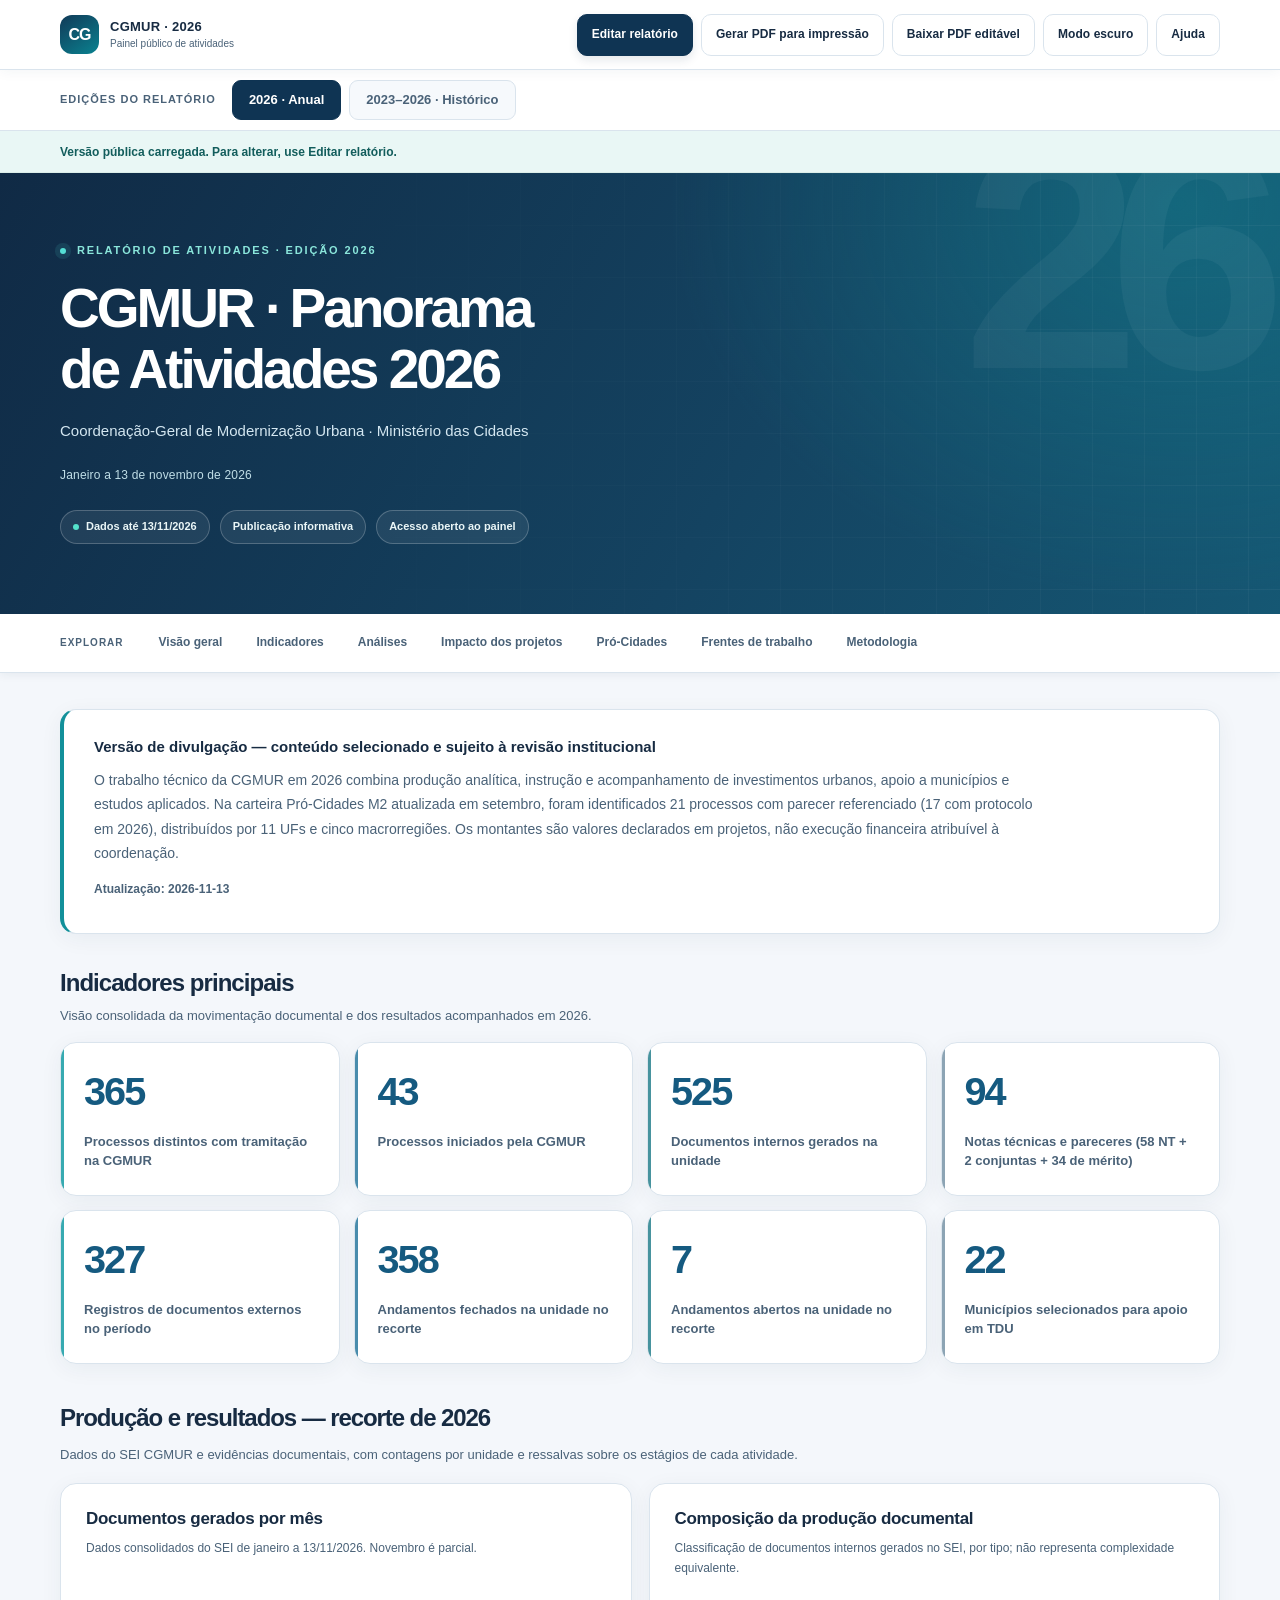
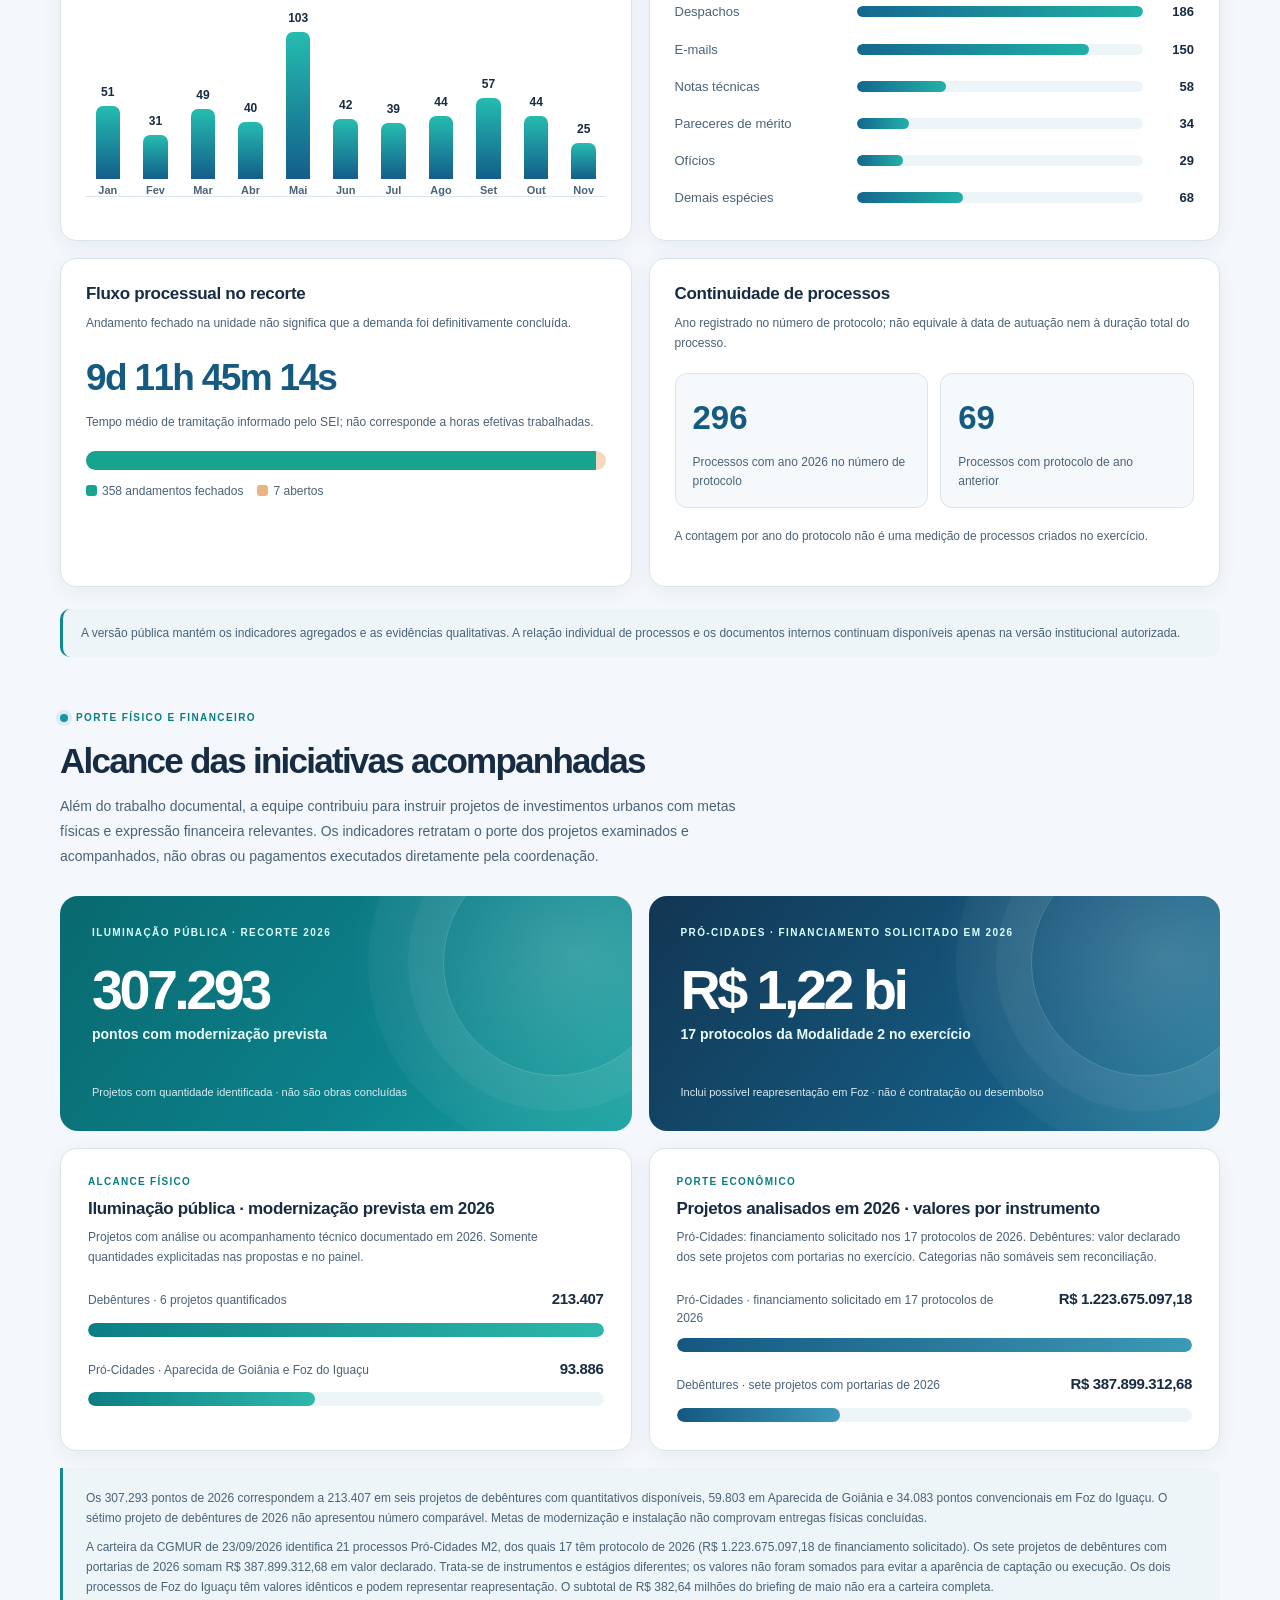
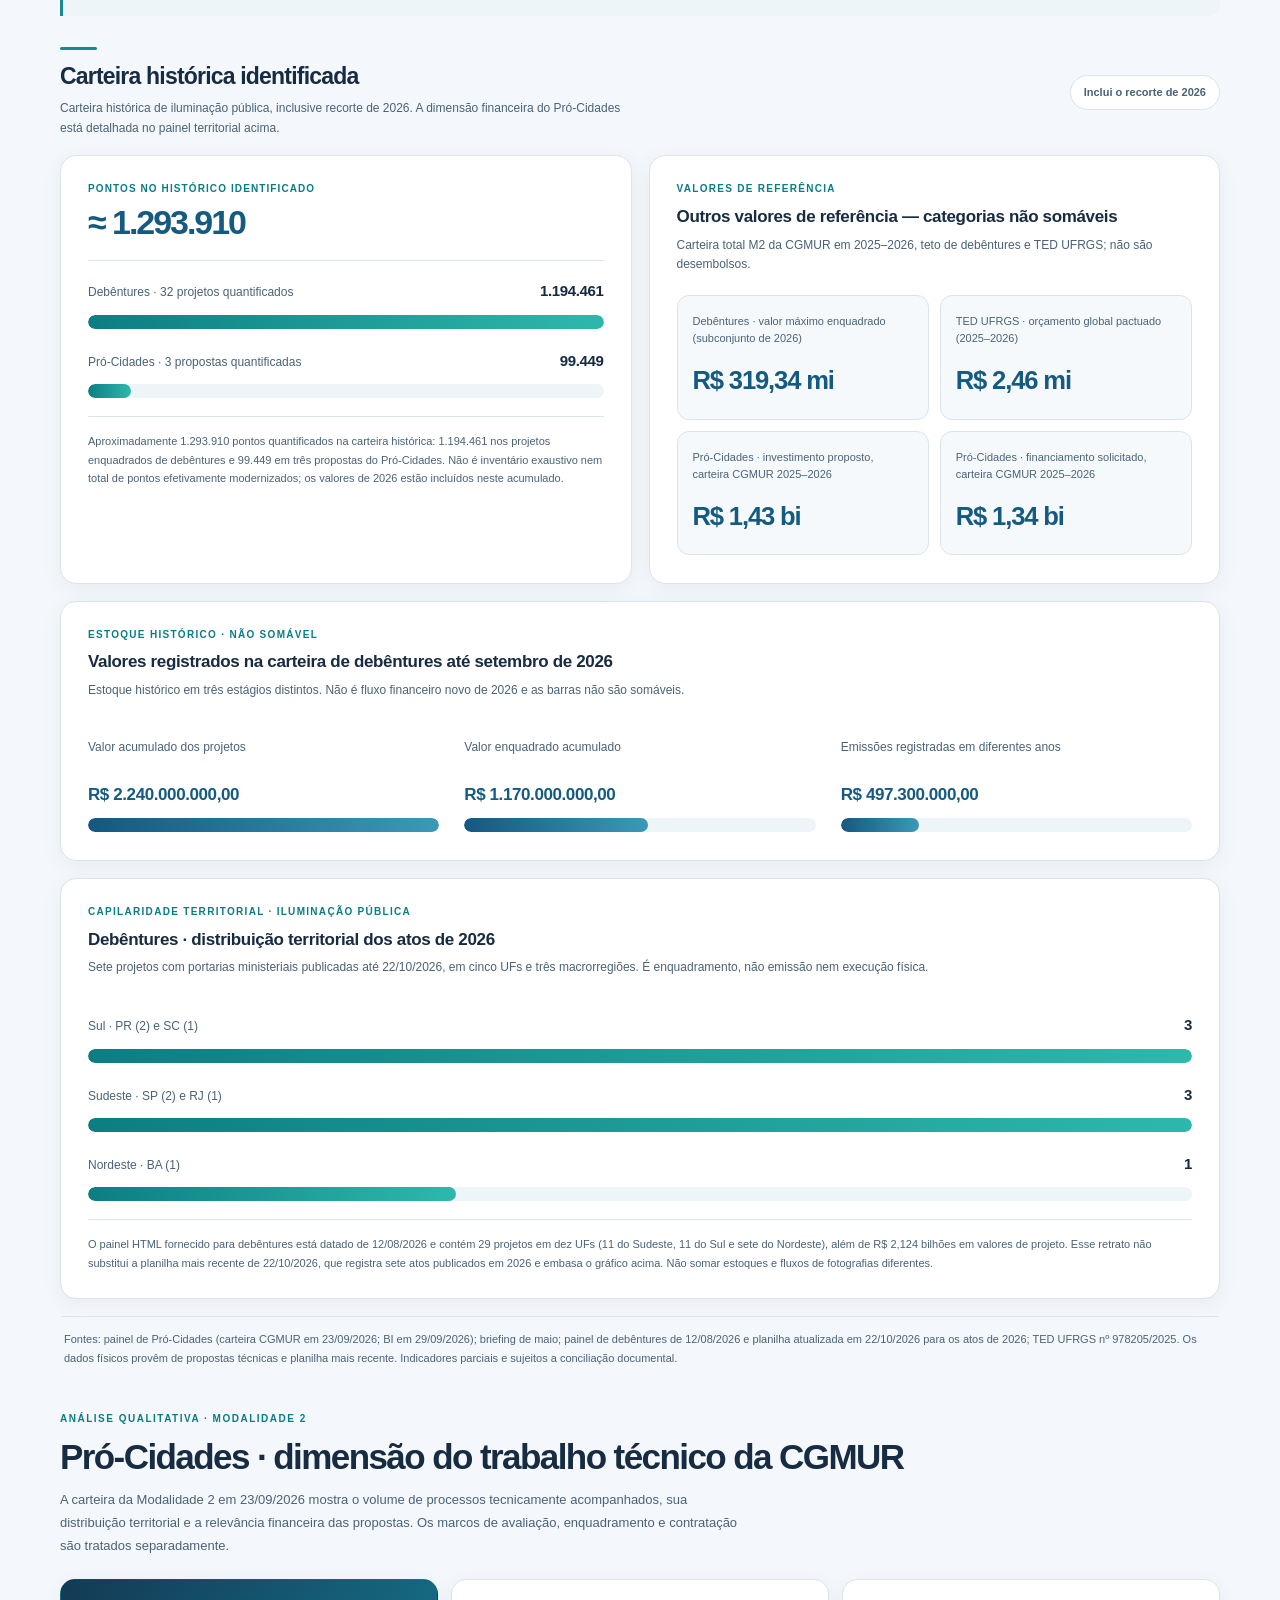
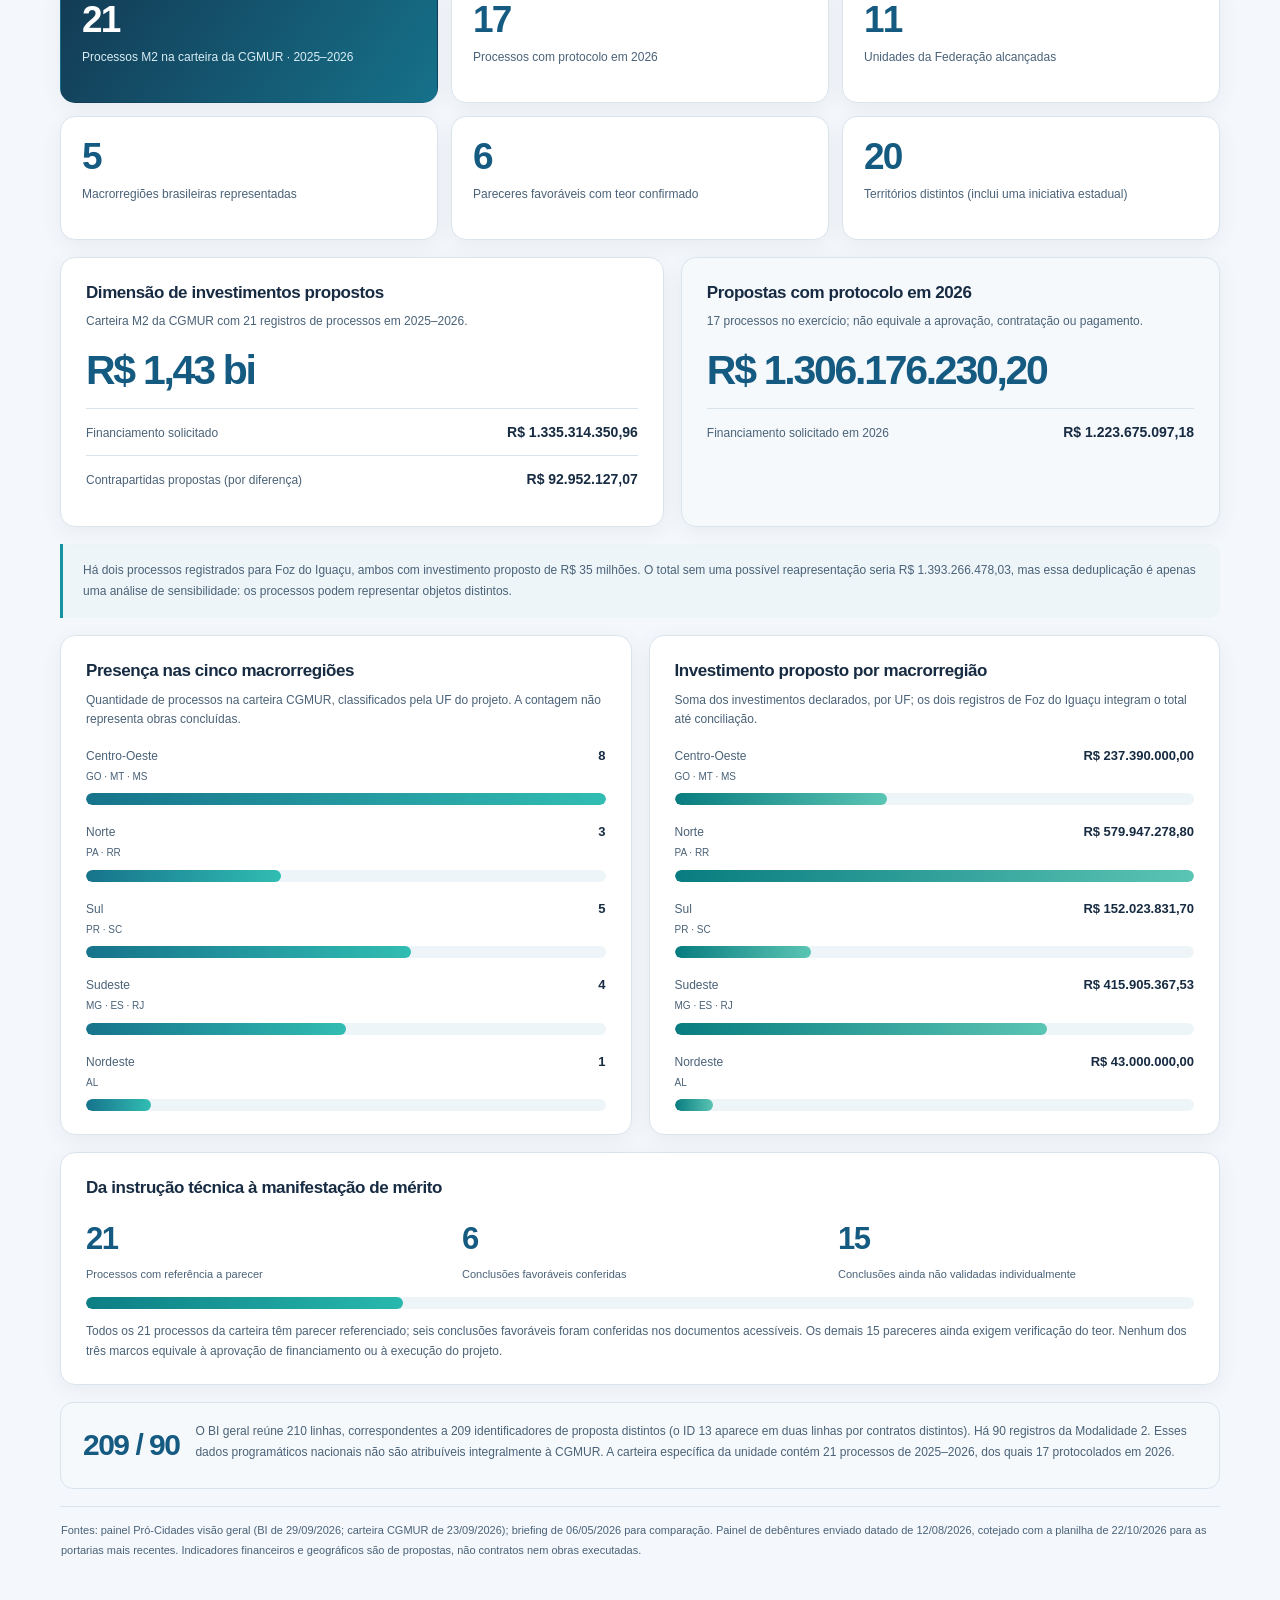
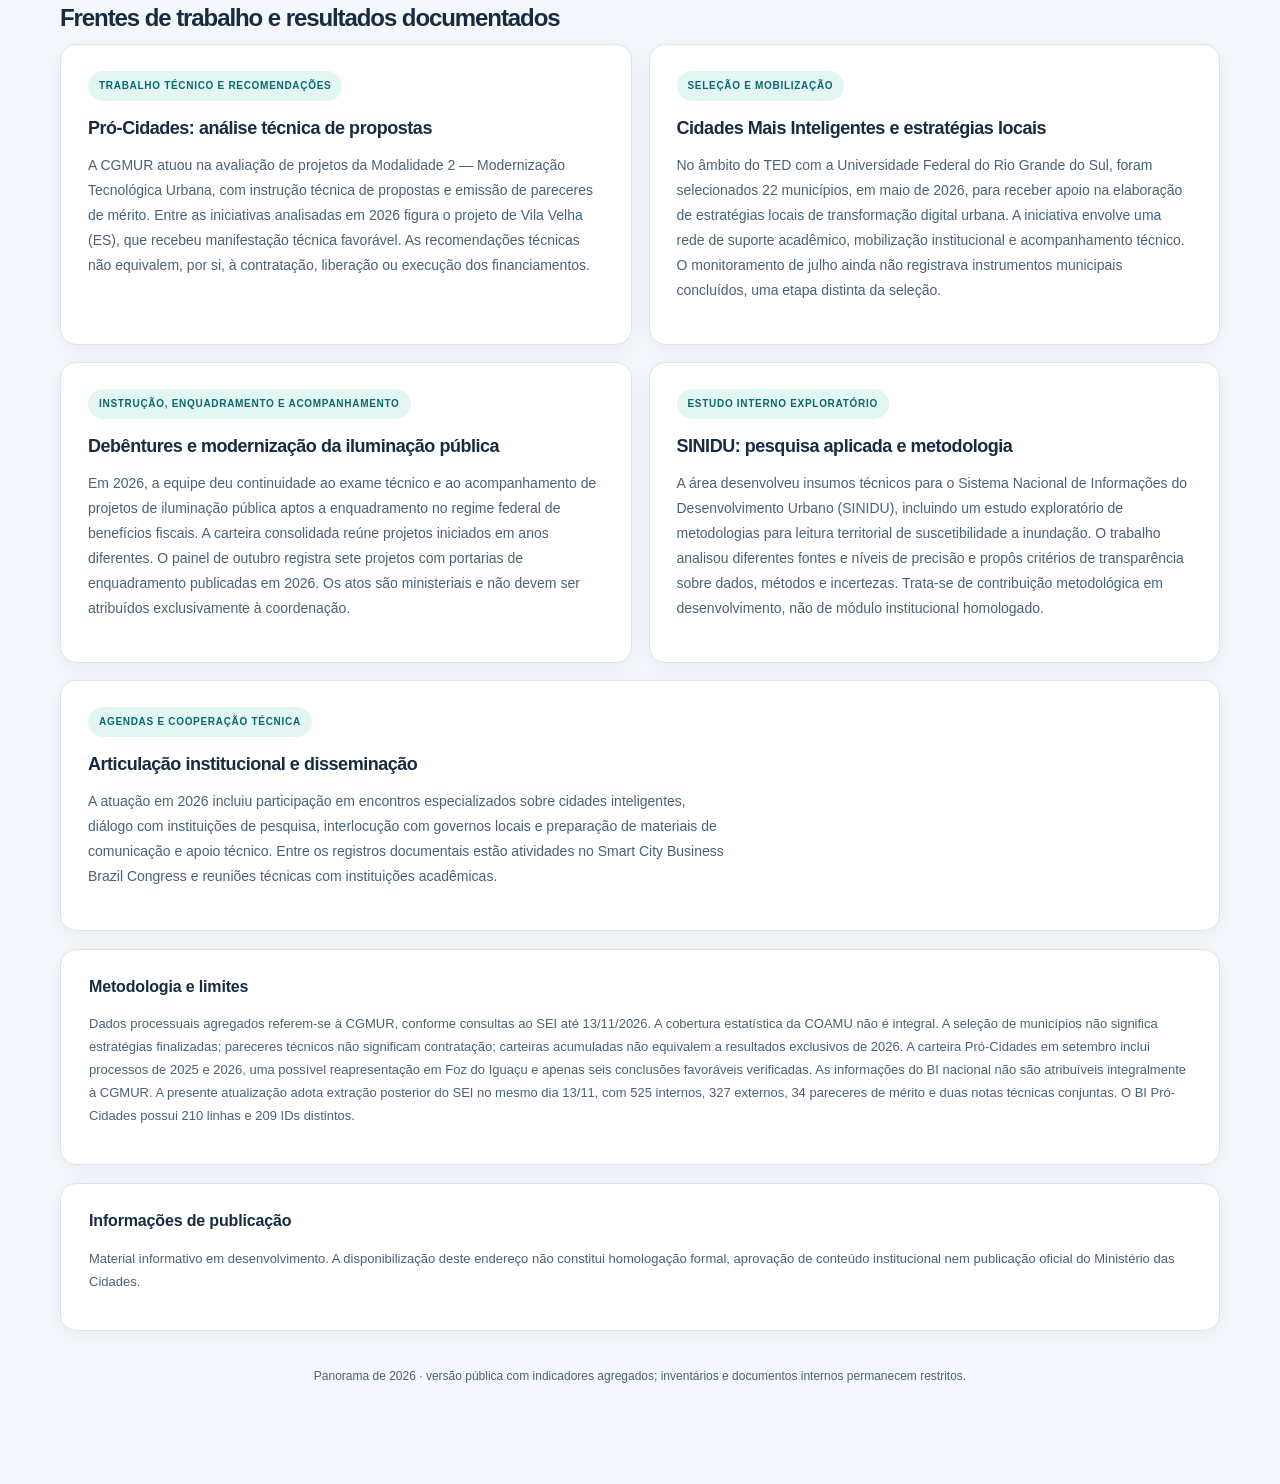
<file: index.html>
<!doctype html>
<html lang="pt-BR">
<head>
<meta charset="utf-8"><meta name="viewport" content="width=device-width,initial-scale=1">
<meta name="robots" content="noindex,nofollow,noarchive">
<title>CGMUR · Relatório 2026</title>
<style>
:root{color-scheme:light;--ink:#152d45;--sub:#50687f;--blue:#0e567f;--aqua:#00a6a6;--paper:#f4f8fb;--line:#dbe5ed}
*{box-sizing:border-box}body{margin:0;background:var(--paper);color:var(--ink);font-family:-apple-system,BlinkMacSystemFont,"Segoe UI",Arial,sans-serif;line-height:1.5}
.hero{background:linear-gradient(115deg,#0e273e,#145c84);color:#fff;padding:48px max(22px,calc((100vw - 1180px)/2)) 52px}
.eyebrow{letter-spacing:.13em;text-transform:uppercase;font-size:11px;color:#87e0d5;font-weight:700}
.hero h1{font-size:clamp(27px,4vw,48px);line-height:1.15;max-width:900px;margin:14px 0}
.hero p{color:#d3e7f3;max-width:860px;margin:6px 0}.date{font-size:13px}
.shell{max-width:1220px;padding:27px 22px 90px;margin:auto}.intro{background:#fff;border:1px solid var(--line);border-radius:16px;padding:24px;margin-bottom:18px}
.intro h2{margin:0 0 10px;font-size:17px}.intro p{color:#4d6276;margin:8px 0}
.metrics{display:grid;grid-template-columns:repeat(4,1fr);gap:14px;margin-bottom:22px}
.metric,.section,.footbox{border:1px solid var(--line);background:#fff;border-radius:14px;padding:22px;box-shadow:0 4px 20px #0c335609}
.metric strong{font-size:34px;color:var(--blue);display:block;letter-spacing:-.025em}.metric span{font-size:12px;color:var(--sub)}
.sectiongrid{display:grid;grid-template-columns:1fr 1fr;gap:17px}.section h3{font-size:18px;margin:10px 0}.section p{font-size:14px;color:#39516a;white-space:pre-wrap;margin:8px 0}
.stage{display:inline-block;font-size:10px;letter-spacing:.05em;text-transform:uppercase;font-weight:700;color:#0a6d70;background:#e3f6f3;border-radius:30px;padding:5px 9px}
.footbox{margin-top:18px}.footbox h2{font-size:16px;margin:0 0 8px}.footbox p{font-size:13px;color:var(--sub)}
.meta{font-size:11px;color:var(--sub);margin-top:25px;text-align:center}.toolbar{position:sticky;top:0;z-index:5;background:#fff;border-bottom:1px solid var(--line);box-shadow:0 3px 12px #1238;display:flex;gap:8px;flex-wrap:wrap;padding:10px max(22px,calc((100vw - 1180px)/2))}
button,.file-label{font:inherit;font-size:12px;font-weight:650;cursor:pointer;border:1px solid #cedae3;background:white;color:#20445e;padding:9px 12px;border-radius:9px}
button.primary{color:#fff;background:var(--blue);border-color:var(--blue)}button.accent{background:#dcf4ed;border-color:#b3e5da;color:#005951}button:disabled{opacity:.5;cursor:not-allowed}
button:hover,.file-label:hover{filter:brightness(.96)}button:focus-visible,[contenteditable]:focus-visible,input:focus-visible{outline:3px solid #2cabb8;outline-offset:3px}
button.danger{border-color:#efc5bf;color:#a03228}.edit-only{display:none}.editing .edit-only{display:inline-block}
[contenteditable="true"]{outline:1px dashed #51aaba;outline-offset:3px;border-radius:3px;min-width:35px}
.item-controls{display:flex;gap:6px;margin-top:15px;flex-wrap:wrap}
.status{font-size:12px;padding:9px 14px;background:#e9f7f5;color:#125d5c;margin:0}
#help{display:none;background:#fff;border:1px solid var(--line);padding:20px;margin:14px auto 0;max-width:1180px;border-radius:14px}
#help.open{display:block}#help p{font-size:13px;color:#41546b;margin:7px 0}#help input{width:100%;max-width:580px;padding:12px;border:1px solid #b9cbd7;border-radius:9px}
#help code{background:#f2f6fa;padding:2px 4px;border-radius:3px}
#fileimport{display:none}.hidden{display:none!important}
@media(max-width:850px){.metrics{grid-template-columns:repeat(2,1fr)}.sectiongrid{grid-template-columns:1fr}}
@media(max-width:480px){.metrics{gap:9px}.metric{padding:15px}.metric strong{font-size:26px}}
@media print{@page{size:A4;margin:14mm}body{background:#fff;color:#111}.toolbar,#help,#notice,.edit-only{display:none!important}.hero{background:#fff!important;color:#14273b;padding:0 0 16px;border-bottom:3px solid #16617e}.eyebrow{color:#195975}.hero p{color:#32475c}.shell{padding:16px 0 0;max-width:100%}.metric,.section,.intro,.footbox{break-inside:avoid;box-shadow:none;border-color:#cad2d8}.sectiongrid{display:block}.section{margin-bottom:12px}.metrics{grid-template-columns:repeat(4,1fr)}.metric strong{font-size:23px}.meta{margin-top:12px}a{color:#111}}

.dashboard-title{font-size:20px;letter-spacing:-.35px;margin:25px 0 13px;color:#142f48}
.dashboard-sub{font-size:12px;color:#607388;margin:-5px 0 14px}
.dash-two{display:grid;grid-template-columns:1fr 1fr;gap:17px;margin-bottom:18px}
.dash-panel{background:#fff;border:1px solid var(--line);box-shadow:0 4px 20px #0c335609;border-radius:14px;padding:22px;min-width:0}
.dash-panel h2{font-size:18px;color:#173f5f;margin:0 0 5px}
.dash-panel .dash-caption{font-size:12px;color:#637286;margin:0 0 16px;line-height:1.5}
.chart-bars{display:flex;align-items:flex-end;gap:10px;min-height:214px;border-bottom:1px solid #dce6ee;padding:8px 2px 0}
.bar-col{display:flex;align-items:center;justify-content:flex-end;flex-direction:column;flex:1;min-width:0;gap:5px;height:202px}
.bar-value{font-size:12px;color:#173f5f;font-weight:750;line-height:1.3}
.bar-rect{width:62%;max-width:38px;min-width:12px;flex:none;background:linear-gradient(180deg,#23b8a9,#166a91);border-radius:7px 7px 0 0;transition:height .2s}
.bar-label{font-size:11px;color:#677a8d;line-height:1.1}
.doc-row{display:grid;grid-template-columns:minmax(125px,1.2fr) 2fr 40px;align-items:center;column-gap:12px;padding:8px 0;font-size:12px;color:#344a5f}
.doc-track{background:#edf2f6;height:10px;border-radius:30px;overflow:hidden}
.doc-fill{height:100%;background:linear-gradient(90deg,#14678f,#21b1a7);border-radius:30px}
.doc-row strong{font-variant-numeric:tabular-nums;text-align:right}
.dash-number{font-size:31px;letter-spacing:-1px;color:#135b83;font-weight:750;margin:5px 0}
.dash-unit{font-size:12px;color:#667c8f;margin:0 0 15px}
.status-meter{display:flex;width:100%;height:19px;border-radius:22px;overflow:hidden;background:#f5d8bd;margin:18px 0 12px}
.status-meter .filled{background:#18a38f;min-width:1px}
.legend{display:flex;gap:18px;flex-wrap:wrap;font-size:12px;color:#526d81}
.legend i{display:inline-block;width:11px;height:11px;border-radius:3px;margin-right:5px;vertical-align:-1px}
.continuity-grid{display:grid;grid-template-columns:1fr 1fr;gap:12px;padding:5px 0}
.continuity-box{background:#f4f8fb;padding:14px;border-radius:10px;border:1px solid #e0eaf1}
.continuity-box strong{display:block;font-size:29px;color:#125782}
.continuity-box span{font-size:12px;color:#5b7082}
.chart-add{gap:9px;flex-wrap:wrap;margin-top:12px}.chart-add.edit-only{display:none}.editing .chart-add.edit-only{display:flex}
.bar-col button,.doc-row button{font-size:9px;padding:3px 5px}
.tiny-restricted-note{font-size:12px;line-height:1.5;background:#eff7f8;color:#476779;padding:13px 17px;border-left:3px solid #15a699;border-radius:6px;margin:8px 0 18px}
@media(max-width:850px){.dash-two{grid-template-columns:1fr}.chart-bars{gap:7px}.dash-panel{padding:17px}}
@media print{.dash-two{grid-template-columns:1fr 1fr;gap:11px}.dash-panel{break-inside:avoid;box-shadow:none;padding:14px}.chart-bars{min-height:155px}.bar-col{height:140px}.metric{break-inside:avoid}.bar-rect{max-width:29px}.tiny-restricted-note{border-color:#ccc}}
/* Seletor de edições: visível sem rolar o menu de seções. */
.edition-switcher{background:var(--surface);border-bottom:1px solid var(--line);position:relative;z-index:4}
.edition-switcher-inner{max-width:calc(var(--measure,1160px) + 40px);margin:0 auto;padding:10px 20px;display:flex;gap:8px;align-items:center;flex-wrap:wrap}
.edition-switcher .edition-label{font-size:11px;letter-spacing:.09em;text-transform:uppercase;color:var(--sub);font-weight:800;margin-right:8px}
.edition-switcher a{display:inline-flex;align-items:center;justify-content:center;min-height:40px;padding:9px 16px;text-decoration:none;font-size:13px;font-weight:760;line-height:1.35;color:var(--sub);border-radius:9px;border:1px solid var(--line);background:var(--surface-soft)}
.edition-switcher a[aria-current="page"]{background:var(--brand,#0f3453);border-color:var(--brand,#0f3453);color:#fff}
.edition-switcher a:not([aria-current="page"]):hover{background:var(--surface-raised);color:var(--blue)}
.edition-switcher a:focus-visible{outline:3px solid var(--outline,#097d9e);outline-offset:2px}
@media(max-width:520px){.edition-switcher-inner{padding:11px 14px;gap:7px}.edition-switcher .edition-label{width:100%;margin:0 0 2px}.edition-switcher a{flex:1 1 125px;padding:10px 8px;font-size:12px;text-align:center}}
@media print{.edition-switcher{display:none!important}}
</style>
<link rel="stylesheet" href="design-v3.css">
<link rel="stylesheet" href="impact-v1.css">
<link rel="stylesheet" href="procidades-v1.css">
<meta name="theme-color" content="#102a45">
<meta name="description" content="Panorama público e editável das atividades da CGMUR em 2026: indicadores, produção documental, Pró-Cidades, transformação digital e SINIDU.">
</head>
<body>
<nav class="toolbar" aria-label="Ferramentas do relatório">
<div class="toolbar-brand" aria-label="Relatório de atividades CGMUR 2026">
  <span class="mark" aria-hidden="true">CG</span>
  <span><span class="brand-top">CGMUR · 2026</span><span class="brand-small">Painel público de atividades</span></span>
</div>
<button id="btnedit" class="primary" aria-pressed="false">Editar relatório</button>
<button id="btnprint">Gerar PDF para impressão</button>
<button id="btnformpdf">Baixar PDF editável</button>
<button id="btndraft" class="edit-only">Salvar rascunho neste navegador</button>
<button id="btnrestore" class="edit-only">Restaurar rascunho</button>
<button id="btnpublish" class="edit-only accent">Publicar alterações para todos</button>
<button id="btnaddsection" class="edit-only">+ Acrescentar seção</button>
<button id="btnaddmetric" class="edit-only">+ Indicador</button>
<button id="btnexport" class="edit-only">Exportar JSON</button>
<label class="edit-only file-label" for="fileimport">Importar JSON</label><input id="fileimport" type="file" accept="application/json,.json">
<button id="btncancel" class="edit-only">Encerrar edição</button>
<button id="btntheme" aria-label="Ativar modo escuro" aria-pressed="false">Modo escuro</button>
<button id="btnhelp" aria-expanded="false" aria-controls="help">Ajuda</button>
</nav>
<nav class="edition-switcher" aria-label="Escolher edição do relatório">
 <div class="edition-switcher-inner">
  <span class="edition-label">Edições do relatório</span>
  <a href="index.html?nav=20261116" data-edition-link aria-current="page">2026 · Anual</a>
  <a href="historico-2023-2026.html?nav=20261116" data-edition-link>2023–2026 · Histórico</a>
 </div>
</nav>
<p id="notice" class="status" role="status">Carregando versão publicada…</p>
<div id="help" aria-label="Instruções de edição">
<strong>Como editar, publicar e atualizar o PDF</strong>
<p>Selecione <b>Editar relatório</b>, clique diretamente em títulos, valores e parágrafos para modificar. Use os botões para acrescentar ou remover indicadores e seções. <b>Salvar rascunho</b> fica apenas neste navegador; <b>Publicar</b> grava no repositório e atualiza o endereço público após a publicação do GitHub Pages.</p>
<p>Para gerar um <b>PDF com campos editáveis</b>, clique em <b>Baixar PDF editável</b>. O arquivo contém campos AcroForm que permitem modificar os textos em leitores de PDF compatíveis, inclusive Adobe Acrobat. O PDF para impressão é gerado a partir do visual do site.
</p><p><b>Publicação por sua conta GitHub, sem criar outro token:</b> clique em <b>Publicar alterações para todos</b>. Uma página do GitHub abrirá com os dados preparados. Estando conectado à sua conta <code>victorpeborges-ADS</code>, clique em <b>Submit new issue</b> (Criar solicitação). Uma automação do próprio repositório verificará a autoria, atualizará o relatório e fechará a solicitação após concluir.</p>
<p><b>Segurança:</b> somente solicitações abertas pelo proprietário da conta autorizada podem alterar o site. O conteúdo enviado à solicitação é público. Não inclua números individuais de processos nem informações restritas do SEI ou do SharePoint.</p>
<p id="publishstatus" role="status"></p>
</div>
<header class="hero">
<div class="hero-inner">
  <div class="eyebrow">Relatório de atividades · edição 2026</div>
  <h1 data-field="title"></h1>
  <p data-field="subtitle"></p>
  <p class="date" data-field="period"></p>
  <div class="hero-metadata" aria-label="Informações do documento">
    <span class="hero-chip"><span class="dot" aria-hidden="true"></span> Dados até 13/11/2026</span>
    <span class="hero-chip">Publicação informativa</span>
    <span class="hero-chip">Acesso aberto ao painel</span>
  </div>
</div>
</header>
<nav class="section-nav" aria-label="Navegação pelo relatório">
 <div class="section-nav-inner">
  <span class="nav-eyebrow">Explorar</span>
  <a href="#visao-geral">Visão geral</a>
  <a href="#indicadores">Indicadores</a>
  <a href="#analises">Análises</a>
  <a href="#impacto">Impacto dos projetos</a>
  <a href="#procidades-carteira">Pró-Cidades</a>
  <a href="#frentes">Frentes de trabalho</a>
  <a href="#metodologia">Metodologia</a>
 </div>
</nav>
<main class="shell" id="report">
<section class="intro" id="visao-geral"><h2 data-field="status"></h2><p data-field="summary"></p><p class="date">Atualização: <time id="updated"></time></p></section>
<div class="block-heading" id="indicadores">
  <div><span class="heading-line" aria-hidden="true"></span><h2>Indicadores principais</h2>
  <p>Visão consolidada da movimentação documental e dos resultados acompanhados em 2026.</p></div>
</div>
<div class="metrics" id="metrics"></div>

<h2 class="dashboard-title" id="analises" data-field="dashboardTitle">Produção e resultados — recorte de 2026</h2>
<p class="dashboard-sub" data-field="dashboardSubtitle">Dados do SEI CGMUR e evidências documentais. Indicadores consolidados por unidade, sem acesso ao inventário nominal.</p>
<div class="dash-two">
  <section class="dash-panel">
    <h2 data-field="monthlyTitle"></h2><p class="dash-caption" data-field="monthlyCaption"></p>
    <div class="chart-scroll" tabindex="0" aria-label="Gráfico mensal com rolagem horizontal em telas pequenas">
      <div id="monthchart" class="chart-bars" role="group" aria-label="Documentos internos por mês de 2026"></div>
    </div>
    <div class="chart-add edit-only"><button id="btnaddmonth">+ Mês ou período</button></div>
  </section>
  <section class="dash-panel">
    <h2 data-field="mixTitle"></h2><p class="dash-caption" data-field="mixCaption"></p>
    <div id="mixchart"></div>
    <div class="chart-add edit-only"><button id="btnaddtype">+ Tipo documental</button></div>
  </section>
</div>
<div class="dash-two">
  <section class="dash-panel">
    <h2 data-field="statusTitle"></h2><p class="dash-caption" data-field="statusCaption"></p>
    <p class="dash-number" data-field="tempoMedio"></p><p class="dash-unit">Tempo médio de tramitação informado pelo SEI; não corresponde a horas efetivas trabalhadas.</p>
    <div class="status-meter" role="img" aria-label="Proporção de andamentos fechados no recorte"><div id="meterclosed" class="filled"></div></div>
    <div class="legend"><span><i style="background:#18a38f"></i><span id="closedCount"></span> andamentos fechados</span><span><i style="background:#e9b481"></i><span id="openCount"></span> abertos</span></div>
  </section>
  <section class="dash-panel">
    <h2 data-field="continuityTitle"></h2><p class="dash-caption" data-field="continuityCaption"></p>
    <div class="continuity-grid">
      <div class="continuity-box"><strong data-field="continuidade2026"></strong><span>Processos com ano 2026 no número de protocolo</span></div>
      <div class="continuity-box"><strong data-field="continuidadeAnterior"></strong><span>Processos com protocolo de ano anterior</span></div>
    </div>
    <p class="dash-unit" style="margin-top:14px">A contagem por ano do protocolo não é uma medição de processos criados no exercício.</p>
  </section>
</div>
<div class="tiny-restricted-note">A versão pública mantém os indicadores agregados e as evidências qualitativas. A relação individual de processos e os documentos internos continuam disponíveis apenas na versão institucional autorizada.</div>
<!-- Indicadores de impacto físico e porte financeiro: valores agregados e não realizados -->
<section id="impacto" class="impact-section" aria-labelledby="impact-heading">
  <div class="impact-introduction">
    <div class="impact-tag"><span class="impact-tag-dot" aria-hidden="true"></span> Porte físico e financeiro</div>
    <h2 id="impact-heading" data-impact="heading">Alcance das iniciativas acompanhadas</h2>
    <p data-impact="intro"></p>
  </div>
  <div class="impact-kpis" aria-label="Indicadores de referência do recorte de 2026">
    <article class="impact-kpi impact-kpi-teal">
      <div class="impact-kpi-label">ILUMINAÇÃO PÚBLICA · RECORTE 2026</div>
      <strong id="impact-points-total">—</strong>
      <span class="impact-unit">pontos com modernização prevista</span>
      <span class="impact-kpi-footnote">Projetos com quantidade identificada · não são obras concluídas</span>
    </article>
    <article class="impact-kpi impact-kpi-blue">
      <div class="impact-kpi-label">PRÓ-CIDADES · FINANCIAMENTO SOLICITADO EM 2026</div>
      <strong id="impact-money-total">—</strong>
      <span class="impact-unit">17 protocolos da Modalidade 2 no exercício</span>
      <span class="impact-kpi-footnote">Inclui possível reapresentação em Foz · não é contratação ou desembolso</span>
    </article>
  </div>
  <div class="impact-charts-grid">
    <article class="impact-graph-card">
      <div class="impact-card-eyebrow">ALCANCE FÍSICO</div>
      <h3 data-impact="pointsTitle"></h3>
      <p class="impact-chart-subtitle" data-impact="pointsSubtitle"></p>
      <div class="impact-bars" id="impact-points-2026" role="group" aria-label="Pontos de iluminação pública previstos em projetos de 2026"></div>
      <div class="impact-edit-tools edit-only"><button type="button" id="impact-add-points2026">+ Grupo físico</button></div>
    </article>
    <article class="impact-graph-card">
      <div class="impact-card-eyebrow">PORTE ECONÔMICO</div>
      <h3 data-impact="moneyTitle"></h3>
      <p class="impact-chart-subtitle" data-impact="moneySubtitle"></p>
      <div class="impact-bars" id="impact-money-2026" role="group" aria-label="Composição do porte financeiro de propostas e projetos em 2026"></div>
      <div class="impact-edit-tools edit-only"><button type="button" id="impact-add-money2026">+ Categoria financeira</button></div>
    </article>
  </div>
  <div class="impact-explain">
    <p data-impact="physicalNote"></p>
    <p data-impact="financialNote"></p>
  </div>
  <div class="impact-history-heading">
    <div><span class="impact-mini-rule" aria-hidden="true"></span><h3 data-impact="historicalTitle"></h3><p data-impact="historicalSubtitle"></p></div>
    <span class="impact-history-badge">Inclui o recorte de 2026</span>
  </div>
  <div class="impact-history-grid">
    <article class="impact-graph-card">
      <div class="impact-historic-primary">
        <span>PONTOS NO HISTÓRICO IDENTIFICADO</span>
        <strong id="impact-points-historical-total">—</strong>
      </div>
      <div class="impact-bars" id="impact-points-historical" role="group" aria-label="Pontos de iluminação pública na carteira histórica"></div>
      <div class="impact-edit-tools edit-only"><button type="button" id="impact-add-pointsHistorical">+ Grupo histórico</button></div>
      <p class="impact-graph-note" data-impact="historicalNote"></p>
    </article>
    <article class="impact-graph-card">
      <div class="impact-card-eyebrow">VALORES DE REFERÊNCIA</div>
      <h3 data-impact="financialOtherTitle"></h3>
      <p class="impact-chart-subtitle" data-impact="financialOtherSubtitle"></p>
      <div class="impact-reference-grid" id="impact-money-other" aria-label="Valores de referência não somáveis ao total de projetos"></div>
      <div class="impact-edit-tools edit-only"><button type="button" id="impact-add-financialOther">+ Referência</button></div>
    </article>
  </div>
  <div class="impact-graph-card impact-money-history">
    <div class="impact-card-eyebrow">ESTOQUE HISTÓRICO · NÃO SOMÁVEL</div>
    <h3 data-impact="historicalMoneyTitle"></h3>
    <p class="impact-chart-subtitle" data-impact="historicalMoneySubtitle"></p>
    <div class="impact-bars impact-bars-wide" id="impact-money-historical" role="group" aria-label="Valores históricos em diferentes estágios, não somáveis"></div>
    <div class="impact-edit-tools edit-only"><button type="button" id="impact-add-moneyHistorical">+ Valor histórico</button></div>
  </div>
  <article class="impact-graph-card" style="margin-top:17px">
  <div class="impact-card-eyebrow">CAPILARIDADE TERRITORIAL · ILUMINAÇÃO PÚBLICA</div>
  <h3 data-impact="debTerritoryTitle"></h3>
  <p class="impact-chart-subtitle" data-impact="debTerritorySubtitle"></p>
  <div id="impact-deb-territory" class="impact-bars" role="group" aria-label="Portarias de debêntures de 2026 por macrorregião"></div>
  <p class="impact-graph-note" data-impact="debTerritoryNote"></p>
</article>
<p class="impact-source" data-impact="sourcesNote"></p>
</section>

<section id="procidades-carteira" class="procins" aria-label="Distribuição territorial e econômica da carteira Pró-Cidades na CGMUR">
 <div class="pc-head"><div class="pc-kicker">Análise qualitativa · modalidade 2</div><h2 data-pc="title"></h2><p data-pc="intro"></p></div>
 <div class="pc-kpis">
  <article class="pc-kpi pc-kpi-primary"><strong id="pc-cases">—</strong><span>Processos M2 na carteira da CGMUR · 2025–2026</span></article>
  <article class="pc-kpi"><strong id="pc-2026" data-pc="protocol2026" data-pc-numeric="true"></strong><span>Processos com protocolo em 2026</span></article>
  <article class="pc-kpi"><strong id="pc-states" data-pc="states" data-pc-numeric="true"></strong><span>Unidades da Federação alcançadas</span></article>
  <article class="pc-kpi"><strong id="pc-macroregions">—</strong><span>Macrorregiões brasileiras representadas</span></article>
  <article class="pc-kpi"><strong id="pc-favorable" data-pc="favorableVerified" data-pc-numeric="true"></strong><span>Pareceres favoráveis com teor confirmado</span></article>
  <article class="pc-kpi"><strong id="pc-territories">—</strong><span>Territórios distintos (inclui uma iniciativa estadual)</span></article>
 </div>
 <div class="pc-finance">
  <article class="pc-finance-card">
   <h3>Dimensão de investimentos propostos</h3>
   <p>Carteira M2 da CGMUR com 21 registros de processos em 2025–2026.</p>
   <div class="pc-amount" id="pc-investment-total"></div>
   <div class="pc-moneyline"><span>Financiamento solicitado</span><strong id="pc-financing" data-pc="financing" data-pc-numeric="true"></strong></div>
   <div class="pc-moneyline"><span>Contrapartidas propostas (por diferença)</span><strong id="pc-counterpart"></strong></div>
  </article>
  <article class="pc-finance-card pc-special">
   <div>
    <h3>Propostas com protocolo em 2026</h3>
    <p>17 processos no exercício; não equivale a aprovação, contratação ou pagamento.</p>
    <div class="pc-amount" id="pc-investment-2026" data-pc="investment2026" data-pc-numeric="true"></div>
    <div class="pc-moneyline"><span>Financiamento solicitado em 2026</span><strong id="pc-financing-2026" data-pc="financing2026" data-pc-numeric="true"></strong></div>
   </div>
  </article>
 </div>
 <p class="pc-note" data-pc="dedupNote"></p>
 <div class="pc-grid">
  <article class="pc-chart"><h3 data-pc="regionHeading"></h3><p class="pc-chart-desc" data-pc="regionSub"></p><div class="pc-region-bars" id="pc-region-counts" role="group" aria-label="Processos por macrorregião"></div></article>
  <article class="pc-chart"><h3 data-pc="moneyHeading"></h3><p class="pc-chart-desc" data-pc="moneySub"></p><div class="pc-region-bars" id="pc-region-money" role="group" aria-label="Investimentos propostos por macrorregião"></div></article>
 </div>
 <article class="pc-quality">
  <h3 data-pc="favorableHeading"></h3>
  <div class="pc-quality-numbers">
    <div class="pc-quality-metric"><strong id="pc-refs">—</strong><span>Processos com referência a parecer</span></div>
    <div class="pc-quality-metric"><strong id="pc-confirmed">—</strong><span>Conclusões favoráveis conferidas</span></div>
    <div class="pc-quality-metric"><strong id="pc-unverified">—</strong><span>Conclusões ainda não validadas individualmente</span></div>
  </div>
  <div class="pc-quality-track" aria-label="Proporção de conclusões favoráveis com teor confirmado"><div id="pc-quality-fill"></div></div>
  <p data-pc="qualityNote"></p>
 </article>
 <div class="pc-scope"><strong id="pc-bi-count"></strong><div data-pc="biNote"></div></div>
 <p class="pc-source" data-pc="sourceNote"></p>
</section>

<h2 class="dashboard-title" id="frentes" data-field="findingsTitle"></h2>
<div class="sectiongrid" id="sections"></div>
<section class="footbox" id="metodologia"><h2>Metodologia e limites</h2><p data-field="caveats"></p></section>
<section class="footbox"><h2>Informações de publicação</h2><p data-field="footer"></p></section>
<p class="meta">Panorama de 2026 · versão pública com indicadores agregados; inventários e documentos internos permanecem restritos.</p>
</main>
<script src="pdf-lib.min.js"></script>
<script>
"use strict";
const REPO="victorpeborges-ADS/relatorio-cgmur-2026-publico",FILE="content.json";
let model=null,editing=false,original=null,publishedSha=null;
const $=s=>document.querySelector(s);
const status=(msg,error=false)=>{const n=$("#notice");n.textContent=msg;n.style.background=error?"#fff0ed":"#e9f7f5";n.style.color=error?"#9b2d24":"#125d5c"};
function text(tag,value,cls){const n=document.createElement(tag);if(cls)n.className=cls;n.textContent=String(value??"");return n}
function field(n,key,val){n.dataset.key=key;n.textContent=val??"";n.contentEditable=editing?"true":"false";if(editing)n.setAttribute("aria-label","Editar "+key);else n.removeAttribute("aria-label");return n}
function control(label,action,cls=""){const b=text("button",label,"edit-only "+cls);b.type="button";b.addEventListener("click",action);return b}
function copy(o){return JSON.parse(JSON.stringify(o))}


const fmtImpactPoints=n=>new Intl.NumberFormat("pt-BR",{maximumFractionDigits:0}).format(n);
const fmtImpactMoney=n=>new Intl.NumberFormat("pt-BR",{style:"currency",currency:"BRL",minimumFractionDigits:2,maximumFractionDigits:2}).format(n);
function impactCompactBRL(n){
 if(n>=1000000000)return "R$ "+(n/1000000000).toLocaleString("pt-BR",{maximumFractionDigits:2,minimumFractionDigits:2})+" bi";
 if(n>=1000000)return "R$ "+(n/1000000).toLocaleString("pt-BR",{maximumFractionDigits:2,minimumFractionDigits:2})+" mi";
 return fmtImpactMoney(n);
}
function impactSum(arr){return (arr||[]).reduce((s,x)=>s+Number(x.value||0),0)}
function impactField(node,path,value,numeric=false){
 node.dataset.impact=path;
 if(numeric)node.dataset.impactNumeric="true";
 node.textContent=String(value??"");
 node.contentEditable=editing?"true":"false";
 if(editing)node.setAttribute("aria-label","Editar "+path.split(".").at(-1));
 return node;
}
function impactNumberRaw(raw){
 const s=String(raw).replace(/\s+/g,"").replace(/^R\$/,"");
 if(!s)return NaN;
 let normalized=s;
 if(s.includes(","))normalized=s.replace(/\./g,"").replace(",",".");
 else if(s.split(".").length===2 && s.split(".")[1].length===3 && s.split(".")[0].length<=3)normalized=s.replace(/\./g,"");
 const value=Number(normalized);
 return Number.isFinite(value)?value:NaN;
}
function impactRenderBars(selector,collection,type){
 const a=model.impact[collection]||[],target=$(selector);target.replaceChildren();
 const biggest=Math.max(1,...a.map(x=>x.value));
 a.forEach((item,i)=>{
  const row=document.createElement("div");row.className="impact-bar-row";
  const head=document.createElement("div");head.className="impact-bar-head";
  const label=impactField(text("span",item.label,"impact-bar-label"),collection+"."+i+".label",item.label);
  const value=impactField(text("strong",editing?String(item.value):(type==="money"?fmtImpactMoney(item.value):fmtImpactPoints(item.value)),"impact-bar-value"),collection+"."+i+".value",editing?String(item.value):(type==="money"?fmtImpactMoney(item.value):fmtImpactPoints(item.value)),true);
  head.append(label,value);
  const track=document.createElement("div");track.className="impact-bar-track";
  const fill=document.createElement("div");fill.className="impact-bar-fill "+(type==="money"?"is-money":"is-points");fill.style.width=(Math.max(0,Math.min(100,100*item.value/biggest)))+"%";
  fill.setAttribute("aria-hidden","true");
  track.append(fill);
  row.append(head,track);
  row.setAttribute("aria-label",item.label+": "+(type==="money"?fmtImpactMoney(item.value):fmtImpactPoints(item.value))+(type==="money"?" valor de referência":type==="acts"?" atos ministeriais publicados em 2026":" pontos previstos"));
  if(editing)row.append(control("Remover grupo",()=>{snapshot();model.impact[collection].splice(i,1);render()},"danger"));
  target.append(row);
 });
 if(!a.length)target.append(text("p","Nenhum indicador registrado.","impact-empty"));
}
function impactRenderReferences(){
 const target=$("#impact-money-other");target.replaceChildren();
 (model.impact.financialOther||[]).forEach((item,i)=>{
  const box=document.createElement("div");box.className="impact-reference";
  box.append(
    impactField(text("span",item.label,"impact-reference-label"),"financialOther."+i+".label",item.label),
    impactField(text("strong",editing?String(item.value):impactCompactBRL(item.value),"impact-reference-value"),"financialOther."+i+".value",editing?String(item.value):impactCompactBRL(item.value),true)
  );
  if(editing)box.append(control("Remover referência",()=>{snapshot();model.impact.financialOther.splice(i,1);render()},"danger"));
  target.append(box);
 });
}
function renderImpact(){
 if(!model?.impact)return;
 for(const el of document.querySelectorAll("#impacto [data-impact]:not([data-impact-numeric])")){
  // Dynamic chart rows are refreshed below.
  if(!el.closest(".impact-bars")&&!el.closest("#impact-money-other")){
   impactField(el,el.dataset.impact,model.impact[el.dataset.impact]);
  }
 }
 $("#impact-points-total").textContent=fmtImpactPoints(impactSum(model.impact.points2026));
 $("#impact-money-total").textContent=impactCompactBRL((model.impact.money2026||[]).find(x=>x.id==="profinance")?.value||0);
 $("#impact-points-historical-total").textContent="≈ "+fmtImpactPoints(impactSum(model.impact.pointsHistorical));
 impactRenderBars("#impact-points-2026","points2026","points");
 impactRenderBars("#impact-money-2026","money2026","money");
 impactRenderBars("#impact-points-historical","pointsHistorical","points");
 impactRenderReferences();
 impactRenderBars("#impact-money-historical","moneyHistorical","money");
 impactRenderBars("#impact-deb-territory","debTerritory","acts");
}
function snapshotImpact(){
 if(!model?.impact)return;
 for(const el of document.querySelectorAll("#impacto [data-impact]")){
  const path=el.dataset.impact,parts=path.split(".");
  if(parts.length!==1&&parts.length!==3)continue;
  let dest=model.impact;
  if(parts.length===1)dest[parts[0]]=el.innerText.trim();
  else{
   const group=parts[0],idx=Number(parts[1]),fieldName=parts[2];
   if(!Array.isArray(dest[group])||!Number.isInteger(idx)||!dest[group][idx]||!["label","value"].includes(fieldName))continue;
   dest[group][idx][fieldName]=fieldName==="value"?impactNumberRaw(el.innerText.trim()):el.innerText.trim();
  }
 }
}
function validateImpact(m){
 if(!m.impact&&original?.impact)m.impact=copy(original.impact);
 const a=m.impact;
 if(!a||typeof a!=="object"||Array.isArray(a))throw Error("Dados de impacto ausentes.");
 for(const key of ["heading","intro","pointsTitle","pointsSubtitle","moneyTitle","moneySubtitle","historicalTitle","historicalSubtitle","financialOtherTitle","financialOtherSubtitle","historicalMoneyTitle","historicalMoneySubtitle","physicalNote","historicalNote","financialNote","sourcesNote","debTerritoryTitle","debTerritorySubtitle","debTerritoryNote"]){
  if(typeof a[key]!=="string"||a[key].length>5500)throw Error("Legenda de impacto inválida: "+key);
 }
 for(const key of ["points2026","money2026","pointsHistorical","financialOther","moneyHistorical","debTerritory"]){
  const list=a[key];if(!Array.isArray(list)||list.length>12)throw Error("Conjunto de impacto inválido: "+key);
  for(const el of list){
   if(typeof el.id!=="string"||el.id.length>100||typeof el.label!=="string"||el.label.length>280||typeof el.value!=="number"||!Number.isFinite(el.value)||el.value<0||el.value>100000000000)throw Error("Valor de impacto inválido em "+key+".");
  }
 }
 return a;
}


const pcKeys=["title","intro","regionHeading","regionSub","moneyHeading","moneySub","favorableHeading","qualityNote","dedupNote","biNote","sourceNote"];
const pcNumberKeys=["protocol2026","states","favorableVerified","financing","investment2026","financing2026"];
function pcNumericVal(el){return impactNumberRaw(el.innerText.trim())}
function pcTotal(){return (model.procidadesAnalytics?.regions||[]).reduce((s,r)=>s+r.count,0)}
function pcInvestment(){return (model.procidadesAnalytics?.regions||[]).reduce((s,r)=>s+r.investment,0)}
function pcField(node,path,val,numeric=false){
 node.dataset.pc=path;if(numeric)node.dataset.pcNumeric="true";
 node.textContent=String(val??"");node.contentEditable=editing?"true":"false";
 if(editing)node.setAttribute("aria-label","Editar "+path.split(".").at(-1));else node.removeAttribute("aria-label");
 return node;
}
function renderPCRegions(sel,key){
 const target=$(sel);target.replaceChildren();
 const a=model.procidadesAnalytics.regions||[];
 const big=Math.max(1,...a.map(r=>r[key]));
 for(let i=0;i<a.length;i++){
  const x=a[i],row=document.createElement("div");row.className="pc-region-row";
  const head=document.createElement("div");head.className="pc-region-labels";
  head.append(pcField(text("span",x.label),"regions."+i+".label",x.label),pcField(text("strong",editing?String(x[key]):key==="count"?String(x[key]):fmtImpactMoney(x[key])),"regions."+i+"."+key,editing?String(x[key]):key==="count"?String(x[key]):fmtImpactMoney(x[key]),true));
  const uf=pcField(text("span",x.ufs,"pc-region-uf"),"regions."+i+".ufs",x.ufs);
  const track=document.createElement("div");track.className="pc-region-track";
  const fill=document.createElement("div");fill.className="pc-region-fill"+(key==="investment"?" money":"");
  fill.style.width=Math.max(0,Math.min(100,x[key]/big*100))+"%";track.append(fill);
  row.append(head,uf,track);target.append(row);
 }
}
function renderProcidades(){
 const a=model?.procidadesAnalytics;if(!a)return;
 for(const el of document.querySelectorAll("#procidades-carteira [data-pc]")){
  const key=el.dataset.pc;
  if(pcKeys.includes(key))pcField(el,key,a[key]);
  else if(pcNumberKeys.includes(key))pcField(el,key,editing?String(a[key]):["financing","investment2026","financing2026"].includes(key)?fmtImpactMoney(a[key]):String(a[key]),true);
 }
 $("#pc-cases").textContent=fmtImpactPoints(pcTotal());
 $("#pc-macroregions").textContent=fmtImpactPoints(a.regions.length);
 $("#pc-territories").textContent=fmtImpactPoints(Math.max(0,pcTotal()-1)); // Foz appears twice; one initiative estadual (RR)
 $("#pc-investment-total").textContent=impactCompactBRL(pcInvestment());
 $("#pc-counterpart").textContent=fmtImpactMoney(Math.max(0,pcInvestment()-a.financing));
 $("#pc-refs").textContent=pcTotal();
 $("#pc-confirmed").textContent=a.favorableVerified;
 $("#pc-unverified").textContent=Math.max(0,pcTotal()-a.favorableVerified);
 $("#pc-quality-fill").style.width=Math.max(0,Math.min(100,pcTotal()?100*a.favorableVerified/pcTotal():0))+"%";
 $("#pc-bi-count").textContent=fmtImpactPoints(a.biAll)+" / "+fmtImpactPoints(a.biM2);
 renderPCRegions("#pc-region-counts","count");
 renderPCRegions("#pc-region-money","investment");
}
function snapshotProcidades(){
 const a=model?.procidadesAnalytics;if(!a)return;
 const selectors=["#procidades-carteira [data-pc]:not(.pc-region-row [data-pc])"];
 for(const el of document.querySelectorAll("#procidades-carteira [data-pc]")){
  const parts=el.dataset.pc.split(".");
  if(parts.length===1){
    if(pcKeys.includes(parts[0]))a[parts[0]]=el.innerText.trim();
    else if(pcNumberKeys.includes(parts[0]))a[parts[0]]=pcNumericVal(el);
  }else if(parts.length===3 && parts[0]==="regions"){
    const i=Number(parts[1]),field=parts[2];
    if(!Number.isInteger(i)||!a.regions[i])continue;
    if(field==="label"||field==="ufs")a.regions[i][field]=el.innerText.trim();
    if(field==="count"||field==="investment")a.regions[i][field]=pcNumericVal(el);
  }
 }
}
function validateProcidades(m){
 const a=m.procidadesAnalytics;
 if(!a||typeof a!=="object")throw Error("Análise territorial Pró-Cidades ausente.");
 for(const k of pcKeys)if(typeof a[k]!=="string"||a[k].length>5500)throw Error("Legenda territorial inválida: "+k);
 for(const k of [...pcNumberKeys,"possibleOverlapAmount","biAll","biM2"]){
  const v=a[k];if(typeof v!=="number"||!Number.isFinite(v)||v<0||v>1e12)throw Error("Número territorial inválido: "+k);
 }
 if(!Array.isArray(a.regions)||a.regions.length!==5||a.regions.some(x=>typeof x.id!=="string"||typeof x.label!=="string"||typeof x.ufs!=="string"||x.label.length>150||x.ufs.length>120||typeof x.count!=="number"||!Number.isInteger(x.count)||x.count<0||x.count>1000||typeof x.investment!=="number"||!Number.isFinite(x.investment)||x.investment<0))throw Error("Macrorregiões inválidas.");
 if(a.favorableVerified>a.regions.reduce((s,x)=>s+x.count,0))throw Error("Pareceres favoráveis excedem processos da carteira.");
 return a;
}

function reportMetric(id){let o=(model?.metrics||[]).find(x=>x.id===id);let v=Number(String(o?.value||"0").replace(/[^0-9.-]/g,""));return Number.isFinite(v)?v:0}
function drawAnalytics(){
 const mchart=$("#monthchart");mchart.replaceChildren();
 const months=model.monthly||[];
 const max=Math.max(1,...months.map(x=>x.value));
 months.forEach((x,i)=>{
  const n=document.createElement("div");n.className="bar-col";
  n.append(field(text("b",x.value,"bar-value"),"value",x.value));
  const bar=document.createElement("div");bar.className="bar-rect";bar.style.height=Math.max(4,Math.round(x.value/max*147))+"px";bar.title=x.label+": "+x.value+" documentos";
  n.setAttribute("aria-label",x.label+": "+x.value+" documentos");n.append(bar,field(text("span",x.label,"bar-label"),"label",x.label));
  n.append(control("×",()=>{snapshot();model.monthly.splice(i,1);render()},"danger"));
  mchart.append(n);
 });
 const mix=$("#mixchart");mix.replaceChildren();
 const types=model.documentTypes||[];const biggest=Math.max(1,...types.map(x=>x.value));
 types.forEach((x,i)=>{
  const n=document.createElement("div");n.className="doc-row";
  n.append(field(text("span",x.label),"label",x.label));
  const track=document.createElement("div");track.className="doc-track";
  const fill=document.createElement("div");fill.className="doc-fill";fill.style.width=Math.round(100*x.value/biggest)+"%";track.append(fill);
  n.append(track,field(text("strong",x.value),"value",x.value));
  const btn=control("×",()=>{snapshot();model.documentTypes.splice(i,1);render()},"danger");
  btn.style.gridColumn="1 / -1";btn.style.justifySelf="end";n.append(btn);
  mix.append(n);
 });
 const closed=reportMetric("closed"),open=reportMetric("open");
 $("#meterclosed").style.width=(closed+open>0?Math.min(100,100*closed/(closed+open)):0)+"%";
 $("#closedCount").textContent=closed;$("#openCount").textContent=open;
}
function render(){
 if(!model)return;
 for(const el of document.querySelectorAll("[data-field]"))field(el,el.dataset.field,model[el.dataset.field]);
 $("#updated").textContent=model.updated||"2026";
 const metrics=$("#metrics");metrics.replaceChildren();
 model.metrics.forEach((m,i)=>{const n=document.createElement("article");n.className="metric";n.dataset.index=i;
  n.append(field(text("strong",m.value),"value",m.value),field(text("span",m.label),"label",m.label));
  n.append(control("Remover indicador",()=>{snapshot();model.metrics.splice(i,1);render()},"danger"));metrics.append(n)});
 const sections=$("#sections");sections.replaceChildren();
 model.sections.forEach((s,i)=>{const n=document.createElement("article");n.className="section";n.dataset.index=i;
  n.append(field(text("span",s.stage,"stage"),"stage",s.stage),field(text("h3",s.title),"title",s.title),field(text("p",s.body),"body",s.body));
  const ctl=document.createElement("div");ctl.className="item-controls edit-only";
  ctl.append(control("Excluir seção",()=>{if(confirm("Excluir esta seção?")){snapshot();model.sections.splice(i,1);render()}},"danger"));
  ctl.append(control("Subir",()=>{snapshot();if(i>0){[model.sections[i-1],model.sections[i]]=[model.sections[i],model.sections[i-1]];render()}}));
  ctl.append(control("Descer",()=>{snapshot();if(i<model.sections.length-1){[model.sections[i+1],model.sections[i]]=[model.sections[i],model.sections[i+1]];render()}}));
  n.append(ctl);sections.append(n)});
 drawAnalytics();
 renderImpact();
 renderProcidades();
 document.body.classList.toggle("editing",editing);
 $("#btnedit").setAttribute("aria-pressed",String(editing));
}
function snapshot(){
 if(!editing||!model)return;
 for(const el of document.querySelectorAll("[data-field]"))model[el.dataset.field]=el.innerText.trim();
 document.querySelectorAll("#metrics .metric").forEach((el,i)=>{
  const m=model.metrics[i];if(m){m.value=el.querySelector('[data-key="value"]').innerText.trim();m.label=el.querySelector('[data-key="label"]').innerText.trim();}
 });
 document.querySelectorAll("#sections .section").forEach((el,i)=>{
  const s=model.sections[i];if(s)for(const key of ["title","stage","body"])s[key]=el.querySelector('[data-key="'+key+'"]').innerText.trim();
 });

 for(const [sel,key] of [["#monthchart .bar-col","monthly"],["#mixchart .doc-row","documentTypes"]]){
  document.querySelectorAll(sel).forEach((el,i)=>{
   const x=model[key][i];if(!x)return;
   x.label=el.querySelector('[data-key="label"]').innerText.trim();
   const raw=el.querySelector('[data-key="value"]').innerText.trim();
   const n=Number(raw);
   x.value=Number.isInteger(n)&&n>=0?n:-1;
  });
 }
 snapshotImpact();
 snapshotProcidades();
 model.updated=new Date().toISOString().slice(0,10);
}
function validate(m){
 if(!m||typeof m.title!=="string"||!Array.isArray(m.metrics)||!Array.isArray(m.sections))throw Error("Dados do relatório inválidos");
 if(m.metrics.length>40||m.sections.length>80||JSON.stringify(m).length>100000)throw Error("Tamanho não suportado");
 for(const item of m.sections)if(typeof item.title!=="string"||typeof item.body!=="string")throw Error("Uma seção não contém texto válido");
 validateImpact(m);
 validateProcidades(m);
 for(const chart of ["monthly","documentTypes"])if(!Array.isArray(m[chart])||m[chart].length>24||m[chart].some(x=>typeof x.label!=="string"||!Number.isInteger(x.value)||x.value<0))throw Error("Informe valores numéricos não negativos nos gráficos.");

 return m;
}
async function published(){
 const r=await fetch("./content.json?t="+Date.now(),{cache:"no-store"});
 if(!r.ok)throw Error("Não foi possível carregar content.json");
 return validate(await r.json());
}
async function startup(){
 try{model=await published();original=copy(model);render();status("Versão pública carregada. Para alterar, use Editar relatório.");}
 catch(e){status("Erro ao carregar o relatório: "+e.message,true);}
}
$("#btnedit").onclick=()=>{editing=true;render();status("Modo edição: clique diretamente no texto que deseja alterar. Rascunhos não ficam públicos automaticamente.")};
$("#btncancel").onclick=()=>{if(!confirm("Encerrar a edição e descartar alterações não publicadas?"))return;editing=false;model=copy(original);render();status("Edição encerrada. Versão publicada restaurada.")};
$("#btnaddsection").onclick=()=>{snapshot();model.sections.push({id:"sec-"+Date.now(),stage:"Em revisão",title:"Nova seção",body:"Insira aqui o texto desta seção."});render();$("#sections").lastElementChild.scrollIntoView({behavior:"smooth",block:"center"})};
$("#btnaddmonth").onclick=()=>{snapshot();model.monthly.push({label:"Novo",value:0});render()};
$("#btnaddtype").onclick=()=>{snapshot();model.documentTypes.push({label:"Outro tipo",value:0});render()};
document.addEventListener("focusout",e=>{if(editing&&e.target.closest("#monthchart,#mixchart")){snapshot();if(model.monthly.every(x=>x.value>=0)&&model.documentTypes.every(x=>x.value>=0))render()}});
for(const [id,key,label] of [
 ["impact-add-points2026","points2026","Novo grupo físico"],
 ["impact-add-money2026","money2026","Nova categoria financeira"],
 ["impact-add-pointsHistorical","pointsHistorical","Novo grupo histórico"],
 ["impact-add-financialOther","financialOther","Nova referência financeira"],
 ["impact-add-moneyHistorical","moneyHistorical","Novo valor histórico"]
]){
 const b=$("#"+id);
 if(b)b.onclick=()=>{snapshot();model.impact[key].push({id:"manual_"+Date.now()+"_"+key,label,value:0});render();};
}
$("#btnaddmetric").onclick=()=>{snapshot();model.metrics.push({id:"user_"+Date.now(),value:"—",label:"Novo indicador"});render()};
$("#btnprint").onclick=()=>{snapshot();const was=editing;editing=false;render();window.print();editing=was;render()};

function ansi(s){return String(s??"").normalize("NFC").replace(/[\u2013\u2014\u2011]/g,"-").replace(/[\u2018\u2019]/g,"'").replace(/[\u201C\u201D]/g,'"').replace(/\u2022/g,"-").replace(/\u2192/g,"->").replace(/[\u200B-\u200D]/g,"")}
function addInput(form,page,name,value,x,y,w,h,size=11,multiline=false){
 const {rgb}=window.PDFLib;
 const f=form.createTextField(name);
 if(multiline)f.enableMultiline();
 f.addToPage(page,{x,y,width:w,height:h,borderWidth:1,borderColor:rgb(.78,.86,.90),backgroundColor:rgb(.97,.99,1),textColor:rgb(.11,.23,.33)});
 f.setFontSize(size);
 f.setText(ansi(value));
 return f;
}
async function generateEditablePdf(){
 if(!window.PDFLib)throw Error("Módulo PDF não carregado. Atualize esta página e tente novamente.");
 snapshot();
 const {PDFDocument,StandardFonts,rgb}=window.PDFLib;
 const pdf=await PDFDocument.create();
 const font=await pdf.embedFont(StandardFonts.Helvetica),bold=await pdf.embedFont(StandardFonts.HelveticaBold);
 const W=595.28,H=841.89,margin=44;
 pdf.setTitle("CGMUR - Relatorio 2026 - PDF editavel");
 pdf.setAuthor("Editor do Relatorio CGMUR 2026");
 function pageOf(label){
  const p=pdf.addPage([W,H]);
  p.drawRectangle({x:0,y:H-86,width:W,height:86,color:rgb(.06,.18,.29)});
  p.drawText("CGMUR   /   PANORAMA 2026",{x:margin,y:H-42,size:16,font:bold,color:rgb(1,1,1)});
  p.drawText(ansi(label).slice(0,75),{x:margin,y:H-66,size:10,font,color:rgb(.76,.90,.96)});
  p.drawText("Versao publica   |   PDF com campos editaveis",{x:margin,y:22,size:9,font,color:rgb(.40,.50,.58)});
  return p;
 }
 const p1=pageOf("Identificacao e resumo do relatorio");
 p1.drawText("Titulo",{x:margin,y:721,size:10,font:bold});
 addInput(pdf.getForm(),p1,"titulo",model.title,margin,656,W-2*margin,60,19,true);
 p1.drawText("Secretaria / unidade",{x:margin,y:638,size:10,font:bold});
 addInput(pdf.getForm(),p1,"subtitulo",model.subtitle,margin,597,W-2*margin,35,11,true);
 p1.drawText("Periodo",{x:margin,y:579,size:10,font:bold});
 addInput(pdf.getForm(),p1,"periodo",model.period,margin,546,W-2*margin,28,11);
 p1.drawText("Situacao",{x:margin,y:528,size:10,font:bold});
 addInput(pdf.getForm(),p1,"situacao",model.status,margin,473,W-2*margin,49,12,true);
 p1.drawText("Resumo",{x:margin,y:453,size:10,font:bold});
 addInput(pdf.getForm(),p1,"resumo",model.summary,margin,152,W-2*margin,292,11,true);
 const p2=pageOf("Indicadores de producao e resultados");
 let y=711;
 for(let i=0;i<model.metrics.length;i++){
  if(y<194)break;
  p2.drawText("Indicador "+(i+1),{x:margin,y:y+12,size:9,font:bold,color:rgb(.23,.38,.49)});
  addInput(pdf.getForm(),p2,"indicador_"+(i+1)+"_valor",model.metrics[i].value,margin,y-31,105,34,15);
  addInput(pdf.getForm(),p2,"indicador_"+(i+1)+"_rotulo",model.metrics[i].label,margin+118,y-31,W-2*margin-118,34,10,true);
  y-=67;
 }
 const p3=pageOf("Serie mensal e composicao documental");
 p3.drawText("Documentos internos por periodo",{x:margin,y:722,size:11,font:bold});
 for(let i=0;i<model.monthly.length&&i<12;i++){
  const m=model.monthly[i];
  const x=margin+(i%2)*258,yy=674-Math.floor(i/2)*61;
  addInput(pdf.getForm(),p3,"mes_"+(i+1)+"_nome",m.label,x,yy,125,31,10);
  addInput(pdf.getForm(),p3,"mes_"+(i+1)+"_quantidade",String(m.value),x+134,yy,92,31,12);
 }
 p3.drawText("Documentos internos por tipo",{x:margin,y:286,size:11,font:bold});
 for(let i=0;i<model.documentTypes.length&&i<6;i++){
  const m=model.documentTypes[i],yy=248-i*36;
  addInput(pdf.getForm(),p3,"tipo_"+(i+1)+"_rotulo",m.label,margin,yy,346,31,10);
  addInput(pdf.getForm(),p3,"tipo_"+(i+1)+"_quantidade",String(m.value),margin+360,yy,145,31,12);
 }
 const impact=model.impact;
 const pc=model.procidadesAnalytics;
 const pDeb=pageOf("Debentures - enquadramentos territoriais 2026");
 pDeb.drawText("Sete atos publicados em 2026 nas cinco UFs identificadas",{x:margin,y:720,size:12,font:bold});
 pDeb.drawText("Contagem por macrorregiao (sem inferir emissao):",{x:margin,y:690,size:11,font});
 model.impact.debTerritory.forEach((r,i)=>{
  addInput(pdf.getForm(),pDeb,"deb_regiao_"+(i+1),r.label,margin,622-i*62,335,38,12,true);
  addInput(pdf.getForm(),pDeb,"deb_portarias_"+(i+1),String(r.value),margin+349,622-i*62,158,38,12);
 });
 addInput(pdf.getForm(),pDeb,"deb_ressalvas",model.impact.debTerritoryNote,margin,117,W-2*margin,252,11,true);
 const pPC=pageOf("Pro-Cidades - carteira CGMUR e macrorregioes");
 pPC.drawText("Processos M2 na carteira: "+pcTotal()+"   |   2026: "+pc.protocol2026,{x:margin,y:718,size:12,font:bold});
 pPC.drawText("Investimento proposto total: "+impactCompactBRL(pcInvestment()),{x:margin,y:687,size:11,font:bold});
 pPC.drawText("Financiamento solicitado: "+fmtImpactMoney(pc.financing),{x:margin,y:659,size:10,font});
 pPC.drawText("UFs: "+pc.states+"   |   Macrorregioes: "+pc.regions.length+"   |   Favoraveis conferidos: "+pc.favorableVerified,{x:margin,y:635,size:10,font});
 pPC.drawText("Propostas por macrorregiao - quantidade e investimento",{x:margin,y:597,size:11,font:bold});
 pc.regions.forEach((r,i)=>{
  const y=534-i*66;
  addInput(pdf.getForm(),pPC,"pc_regiao_"+(i+1),r.label+" ("+r.ufs+")",margin,y,242,38,9,true);
  addInput(pdf.getForm(),pPC,"pc_processos_"+(i+1),String(r.count),margin+251,y,70,38,11);
  addInput(pdf.getForm(),pPC,"pc_investimento_"+(i+1),String(r.investment),margin+332,y,175,38,10);
 });
 pPC.drawText("Limites de atribuição e duplicidade potencial de Foz:",{x:margin,y:183,size:10,font:bold});
 addInput(pdf.getForm(),pPC,"pc_limites",pc.dedupNote,margin,78,W-2*margin,93,10,true);
  const pIp=pageOf("Pontos de iluminacao publica - metas e historico");
 pIp.drawText("Metas fisicas 2026 (nao sao obras concluidas)",{x:margin,y:721,size:11,font:bold});
 pIp.drawText("Total previsto: "+fmtImpactPoints(impactSum(impact.points2026)),{x:margin,y:695,size:12,font:bold,color:rgb(.07,.43,.5)});
 function addPdfRows(page,arr,prefix,top){
  arr.slice(0,5).forEach((item,i)=>{
   const yy=top-i*52;
   addInput(pdf.getForm(),page,prefix+"_"+(i+1)+"_nome",item.label,margin,yy,338,36,10,true);
   addInput(pdf.getForm(),page,prefix+"_"+(i+1)+"_valor",String(item.value),margin+350,yy,158,36,11);
  });
 }
 addPdfRows(pIp,impact.points2026,"pontos_2026",633);
 pIp.drawText("Carteira historica (ja inclui 2026)",{x:margin,y:352,size:11,font:bold});
 pIp.drawText("Total aproximado: "+fmtImpactPoints(impactSum(impact.pointsHistorical)),{x:margin,y:328,size:12,font:bold});
 addPdfRows(pIp,impact.pointsHistorical,"pontos_historico",262);
 const pFin=pageOf("Valores economicos - fases financeiras distintas");
 pFin.drawText("Porte bruto conjunto 2026: "+impactCompactBRL(impactSum(impact.money2026)),{x:margin,y:721,size:12,font:bold});
 pFin.drawText("Nao representa credito contratado ou desembolso",{x:margin,y:699,size:10,font,color:rgb(.3,.4,.48)});
 addPdfRows(pFin,impact.money2026,"valor_2026",630);
 pFin.drawText("Outras referencias - NAO somar ao porte bruto",{x:margin,y:344,size:11,font:bold});
 addPdfRows(pFin,impact.financialOther,"referencia_financeira",282);
 const pHist=pageOf("Debentures - historico de diferentes estagios");
 pHist.drawText("Estoque acumulado; valores nao somaveis",{x:margin,y:720,size:11,font:bold});
 addPdfRows(pHist,impact.moneyHistorical,"historico_financeiro",650);
 pHist.drawText("Notas metodologicas de impacto",{x:margin,y:373,size:11,font:bold});
 addInput(pdf.getForm(),pHist,"notas_impacto",impact.physicalNote+"\n\n"+impact.historicalNote+"\n\n"+impact.financialNote,margin,105,W-2*margin,258,10,true);
  const p4=pageOf("Metodologia, limites e publicacao");
 p4.drawText("Limites de interpretacao e metodologia",{x:margin,y:722,size:11,font:bold});
 addInput(pdf.getForm(),p4,"ressalvas",model.caveats,margin,344,W-2*margin,365,11,true);
 p4.drawText("Informacoes de publicacao",{x:margin,y:324,size:11,font:bold});
 addInput(pdf.getForm(),p4,"informacoes",model.footer,margin,93,W-2*margin,220,11,true);
 for(let i=0;i<model.sections.length;i++){
  const sec=model.sections[i],p=pageOf("Secao "+(i+1)+" de "+model.sections.length);
  p.drawText("Estagio",{x:margin,y:721,size:10,font:bold});
  addInput(pdf.getForm(),p,"sec_"+(i+1)+"_estagio",sec.stage,margin,688,W-2*margin,27,10);
  p.drawText("Titulo da secao",{x:margin,y:670,size:10,font:bold});
  addInput(pdf.getForm(),p,"sec_"+(i+1)+"_titulo",sec.title,margin,621,W-2*margin,43,15,true);
  p.drawText("Descricao (campo de texto multilinha)",{x:margin,y:603,size:10,font:bold});
  addInput(pdf.getForm(),p,"sec_"+(i+1)+"_texto",sec.body,margin,94,W-2*margin,501,11,true);
 }
 const bytes=await pdf.save();
 const blob=new Blob([bytes],{type:"application/pdf"});
 const url=URL.createObjectURL(blob),a=document.createElement("a");
 a.href=url;a.download="Relatorio_CGMUR_2026_EDITAVEL.pdf";a.click();
 setTimeout(()=>URL.revokeObjectURL(url),6000);
 status("PDF editável gerado. Os campos podem ser modificados no Adobe Acrobat ou leitor compatível.");
}
$("#btnformpdf").onclick=async()=>{const btn=$("#btnformpdf");btn.disabled=true;try{await generateEditablePdf()}catch(e){status("Erro ao gerar PDF editável: "+e.message,true)}finally{btn.disabled=false}};

$("#btnhelp").onclick=()=>{const open=$("#help").classList.toggle("open");$("#btnhelp").setAttribute("aria-expanded",String(open));};
function setTheme(theme){
 const mode=theme==="dark"?"dark":"light";
 document.documentElement.dataset.theme=mode;
 const btn=$("#btntheme");btn.textContent=mode==="dark"?"Modo claro":"Modo escuro";
 btn.setAttribute("aria-pressed",String(mode==="dark"));
 btn.setAttribute("aria-label",mode==="dark"?"Ativar modo claro":"Ativar modo escuro");
 try{localStorage.setItem("cgmur-report-theme",mode)}catch(e){}
}
$("#btntheme").onclick=()=>setTheme(document.documentElement.dataset.theme==="dark"?"light":"dark");
try{setTheme(localStorage.getItem("cgmur-report-theme")||"light")}catch(e){setTheme("light")}

$("#btndraft").onclick=()=>{snapshot();localStorage.setItem("cgmur-2026-draft",JSON.stringify(model));status("Rascunho salvo SOMENTE neste navegador. Use Publicar para atualizar o site para todos.")};
$("#btnrestore").onclick=()=>{try{const raw=localStorage.getItem("cgmur-2026-draft");if(!raw)throw Error("Não existe rascunho salvo neste navegador.");if(!confirm("Restaurar o rascunho local substituindo as alterações em edição?"))return;model=validate(JSON.parse(raw));render();status("Rascunho restaurado. Para disponibilizar aos visitantes, use Publicar.")}catch(e){status(e.message,true)}};
$("#btnexport").onclick=()=>{snapshot();const blob=new Blob([JSON.stringify(model,null,2)],{type:"application/json"}),url=URL.createObjectURL(blob),a=document.createElement("a");a.href=url;a.download="CGMUR_2026_relatorio_editavel.json";a.click();URL.revokeObjectURL(url)};
$("#fileimport").onchange=async(e)=>{try{const f=e.target.files[0];if(!f)return;const m=validate(JSON.parse(await f.text()));model=m;render();status("JSON importado para edição. Publique para tornar permanente.")}catch(err){status(err.message,true)}e.target.value=""};
$("#btnpublish").onclick=async()=>{
 snapshot();
 try{validate(model)}catch(e){status(e.message,true);return}
 const payload=JSON.stringify(model);
 if(/sei\.mi\.gov\.br|mcidades\.sharepoint\.com|\b\d{5}\.\d{6}\/\d{4}-\d{2}\b/i.test(payload)){
   status("Há um identificador ou endereço interno no texto. Retire a informação restrita antes de publicar.",true);return;
 }
 if(!confirm("O relatório ficará PUBLICAMENTE acessível. Confirma que não há dados institucionais restritos?"))return;
 const title="Publicar edição do relatório CGMUR "+new Date().toISOString().slice(0,10);
 const titleURL="https://github.com/"+REPO+"/issues/new?title="+encodeURIComponent(title);
 $("#help").classList.add("open");
 const popup=window.open("about:blank","_blank");
 if(!popup){status("O navegador bloqueou a nova aba. Permita pop-ups para este site e tente novamente.",true);return}
 try{popup.opener=null}catch(e){}
 $("#btnpublish").disabled=true;
 try{
   let body="CGMUR_REPORT_UPDATE_V1\n"+payload;
   if(typeof CompressionStream!=="undefined"){
      const zipped=await new Response(new Blob([payload],{type:"application/json"}).stream().pipeThrough(new CompressionStream("gzip"))).arrayBuffer();
      const bytes=new Uint8Array(zipped);
      let binary="";for(let i=0;i<bytes.length;i+=8192)binary+=String.fromCharCode(...bytes.slice(i,i+8192));
      body="CGMUR_REPORT_UPDATE_V2_GZIP\n"+btoa(binary).replace(/\+/g,"-").replace(/\//g,"_").replace(/=+$/,"");
   }
   const issueURL=titleURL+"&body="+encodeURIComponent(body);
   if(issueURL.length<=6500){
     popup.location.replace(issueURL);
     status("Edição pronta: na aba do GitHub, clique em Submit new issue. A automação validará sua conta e publicará as alterações.");
     $("#publishstatus").textContent="A edição só será efetivada depois da sua confirmação no GitHub.";
   }else{
     popup.location.replace(titleURL);
     await navigator.clipboard.writeText(body);
     status("O relatório é extenso: os dados foram copiados. Cole na descrição da solicitação do GitHub e clique em Submit new issue.");
     $("#publishstatus").textContent="Após colar a descrição na aba do GitHub, confirme o envio.";
   }
 }catch(e){
   status("A abertura do GitHub falhou: "+e.message,true);
   $("#publishstatus").textContent="Experimente exportar o arquivo JSON e solicitar publicação pelo GitHub.";
 }finally{$("#btnpublish").disabled=false}
};
startup();
</script>
<script>
/* CGMUR_NAV_NO_CACHE_V2 */
// Ao mudar de edicao, solicite um URL novo para nao recuperar o HTML antigo.
document.addEventListener('click', function(event) {
  const element = event.target;
  const link = element && element.closest ? element.closest('a[data-edition-link]') : null;
  if (!link || event.defaultPrevented || event.button !== 0 ||
      event.metaKey || event.ctrlKey || event.shiftKey || event.altKey) return;
  event.preventDefault();
  const destination = new URL(link.href, window.location.href);
  destination.searchParams.set('nav', Date.now().toString(36));
  window.location.assign(destination.href);
});
// Evita restauracao de uma versao anterior pelo cache de navegacao (voltar/avancar).
window.addEventListener('pageshow', function(event) {
  if (event.persisted) window.location.reload();
});
</script>
</body></html>
</file>
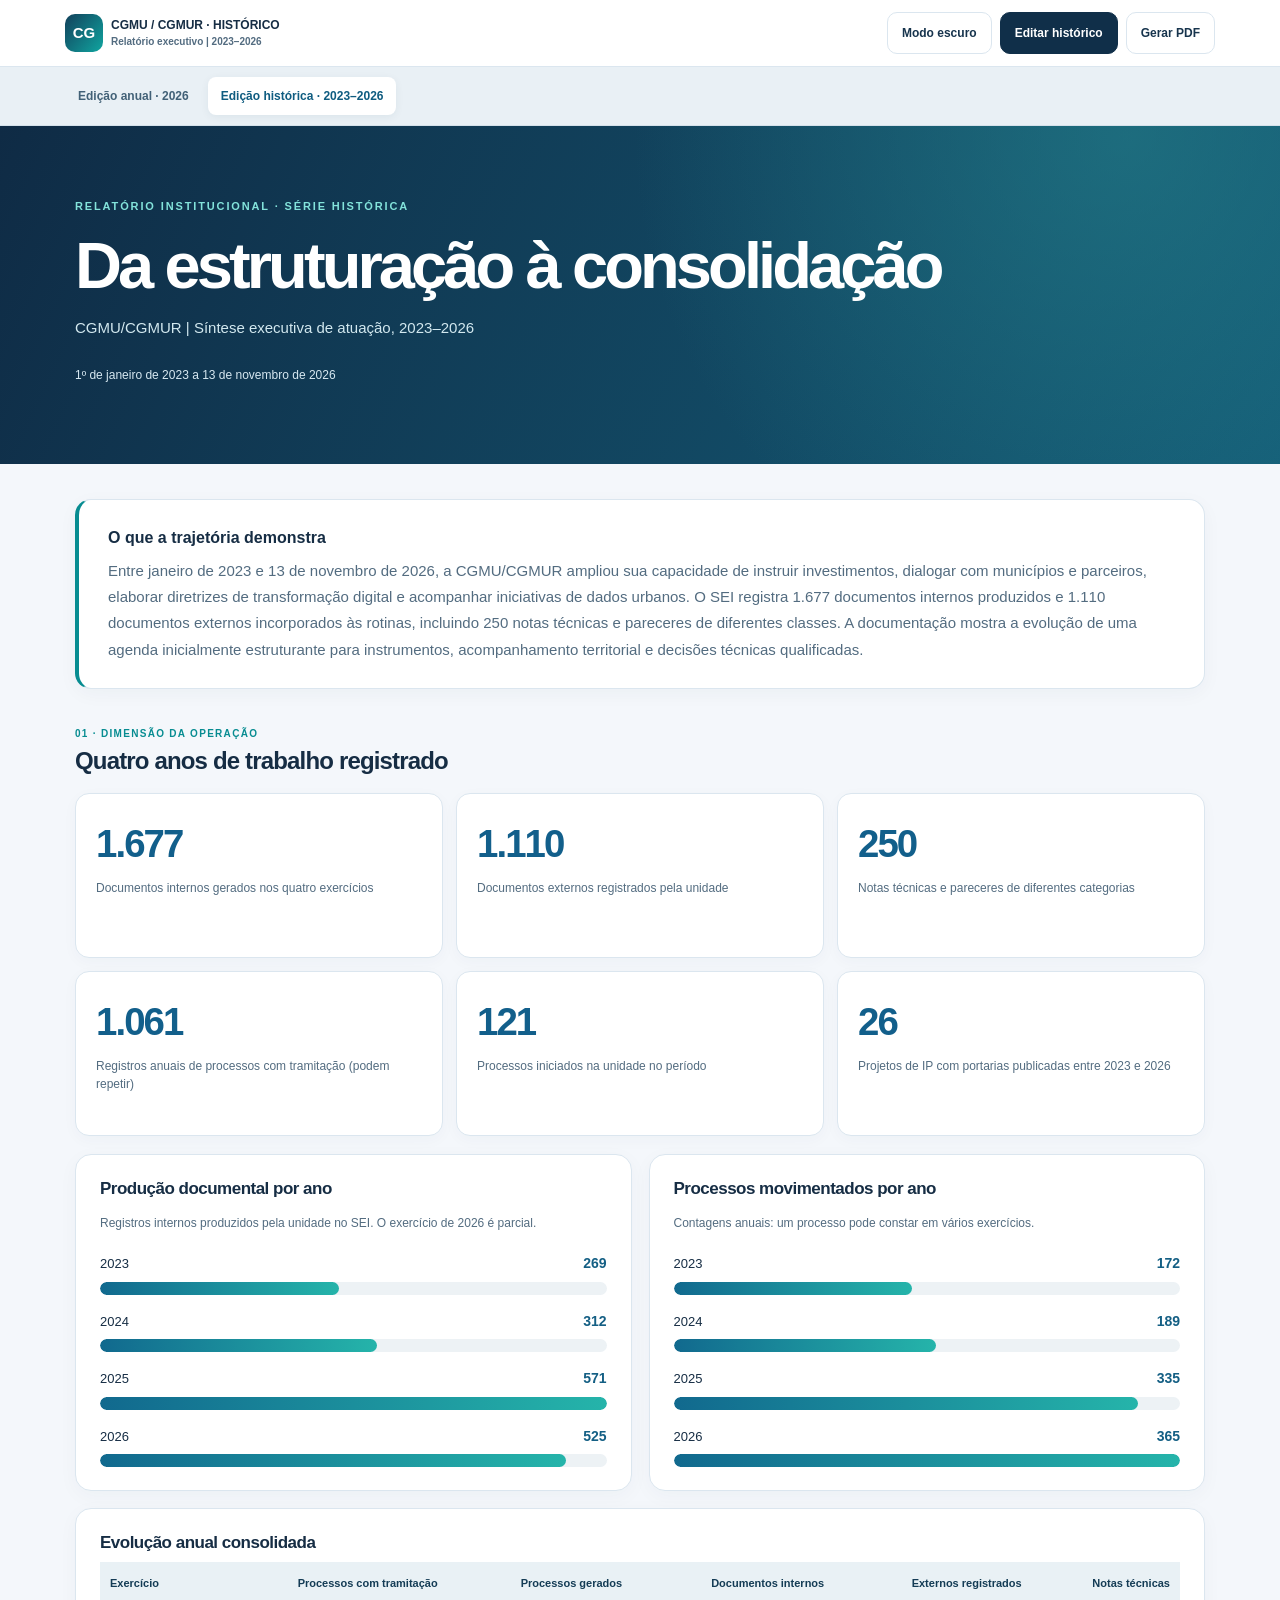
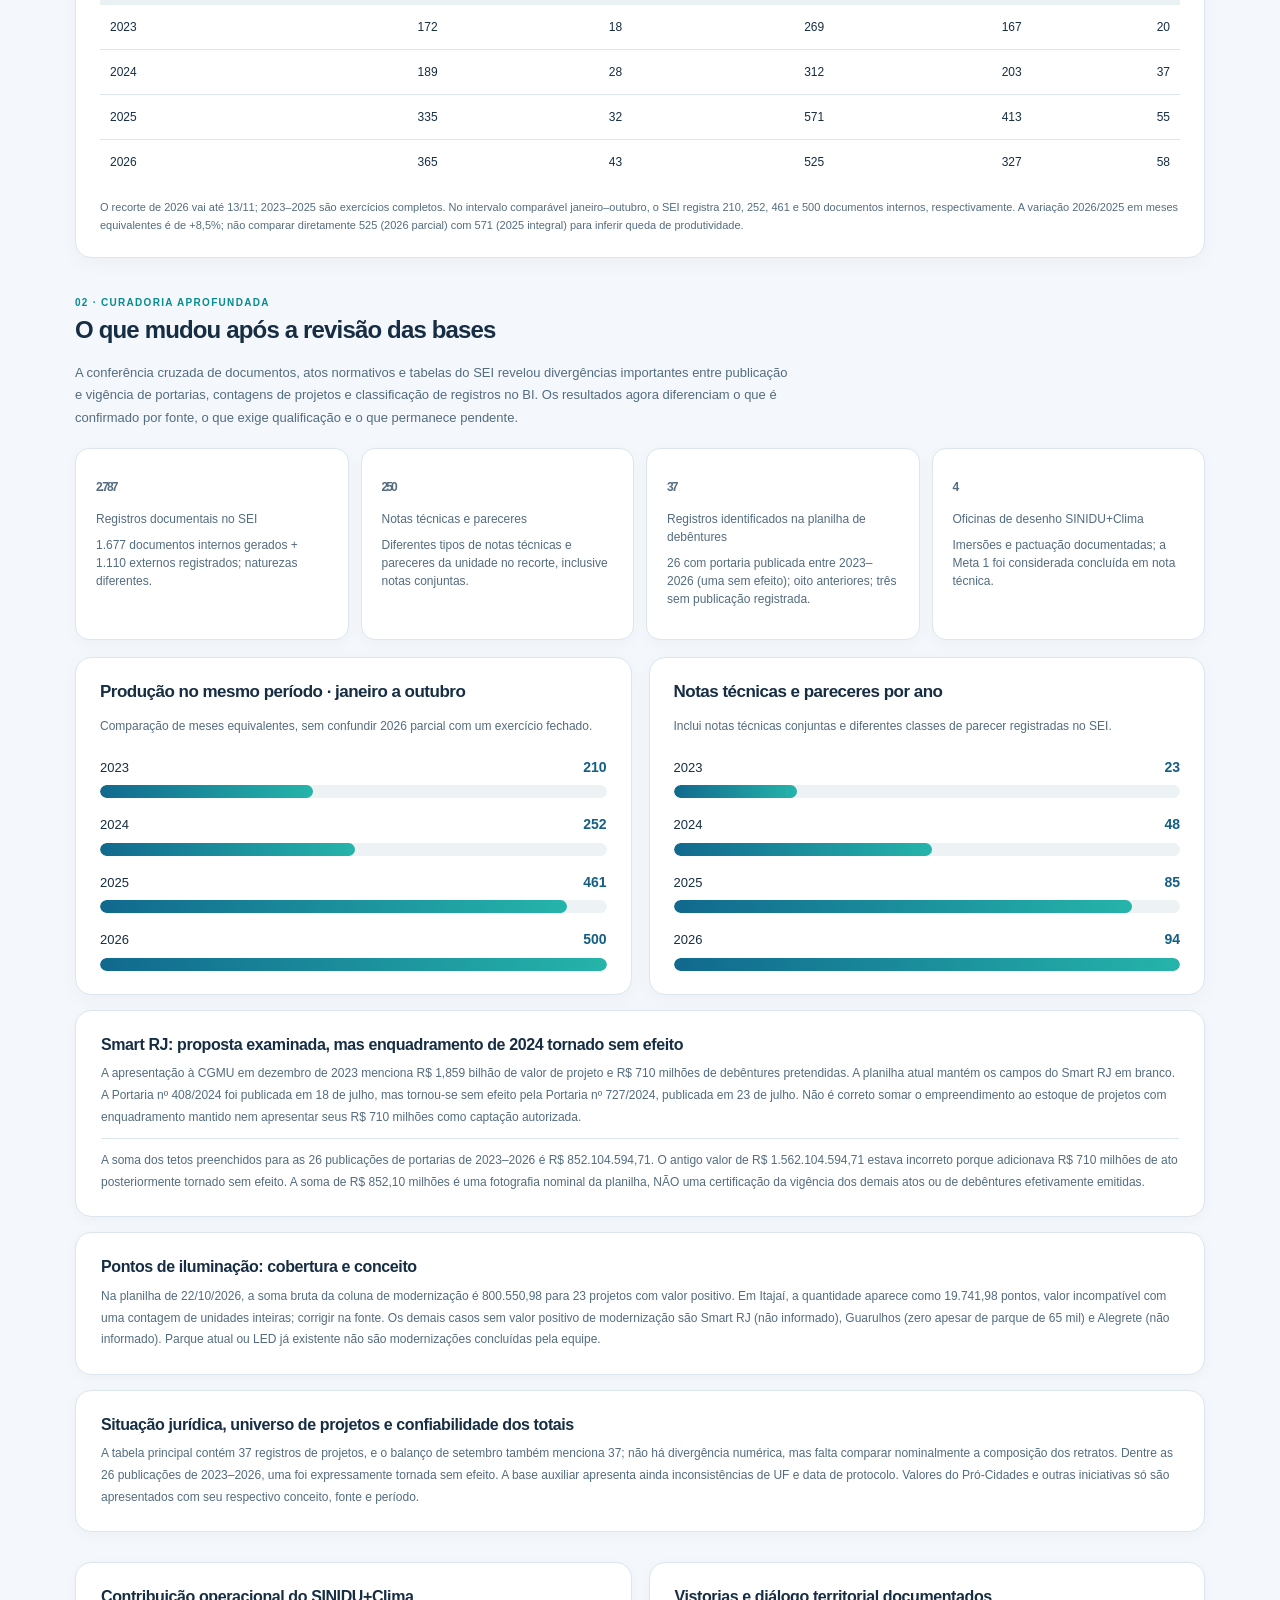
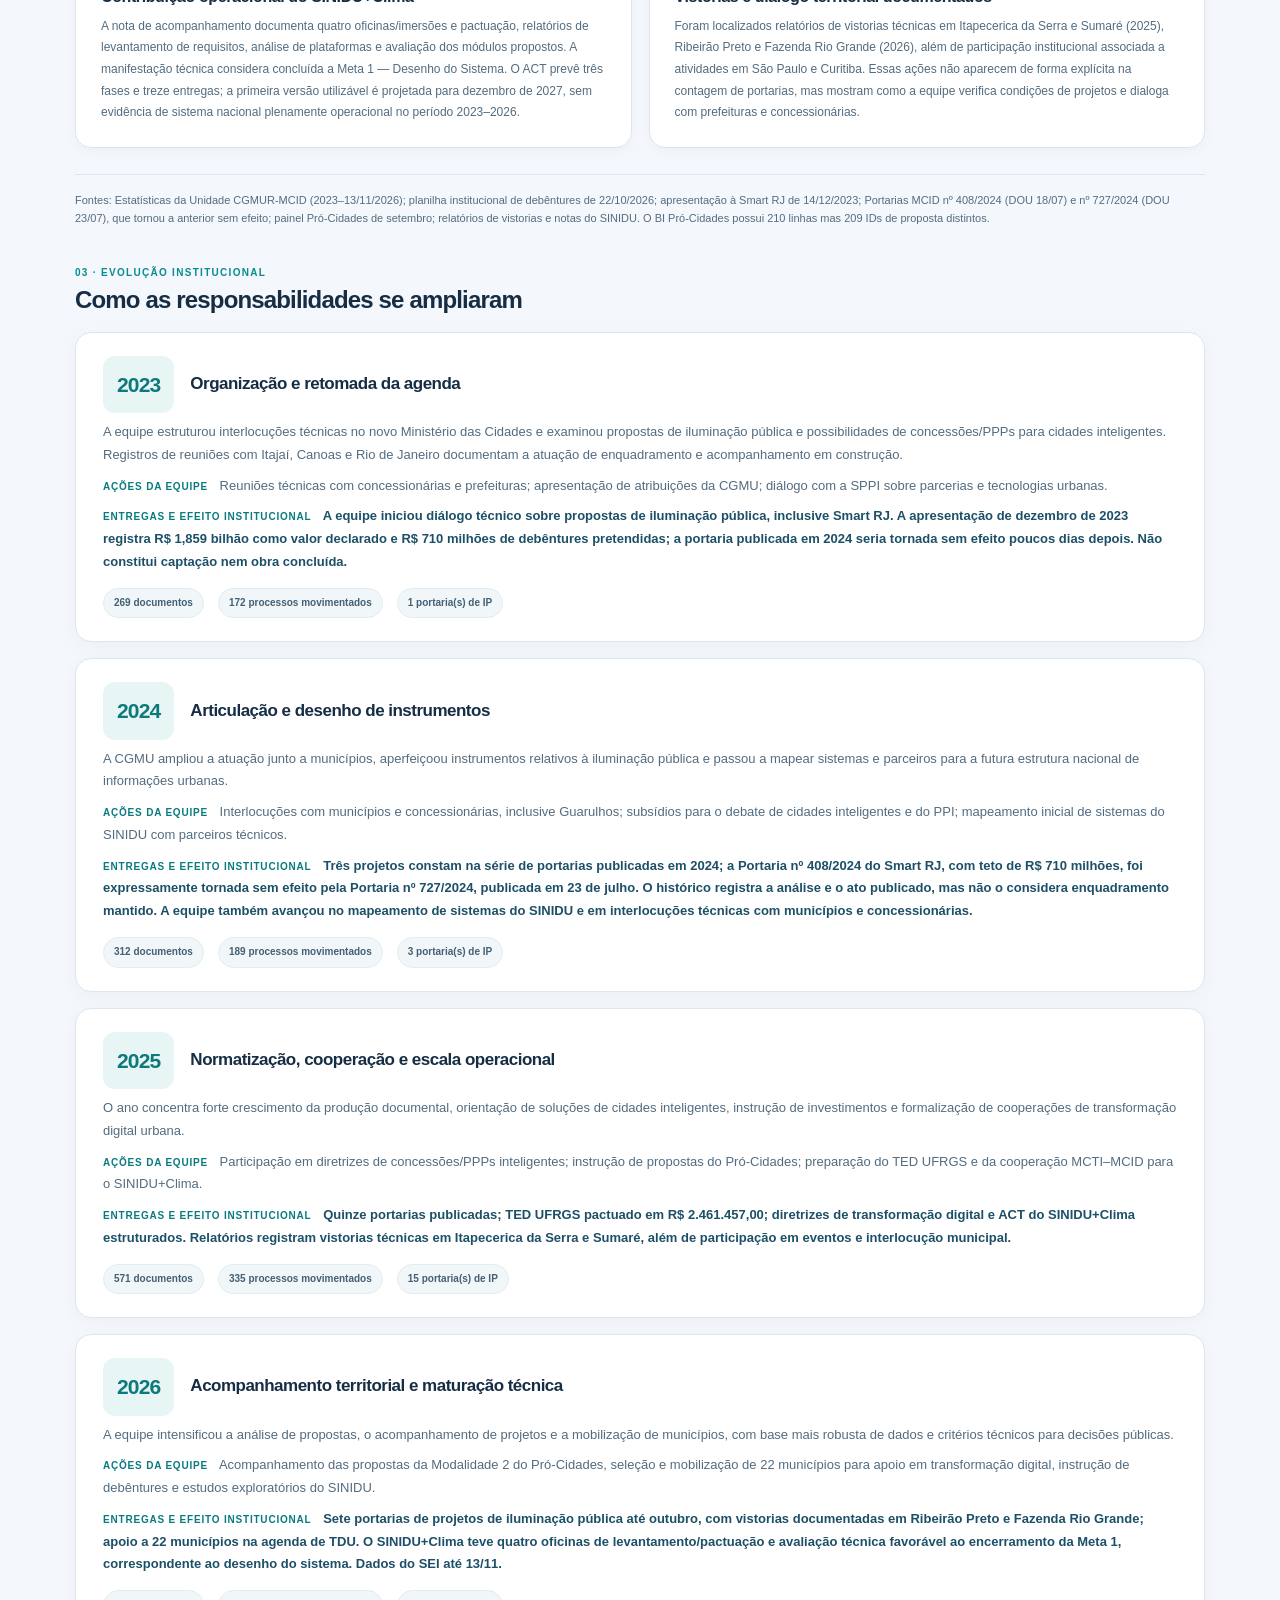
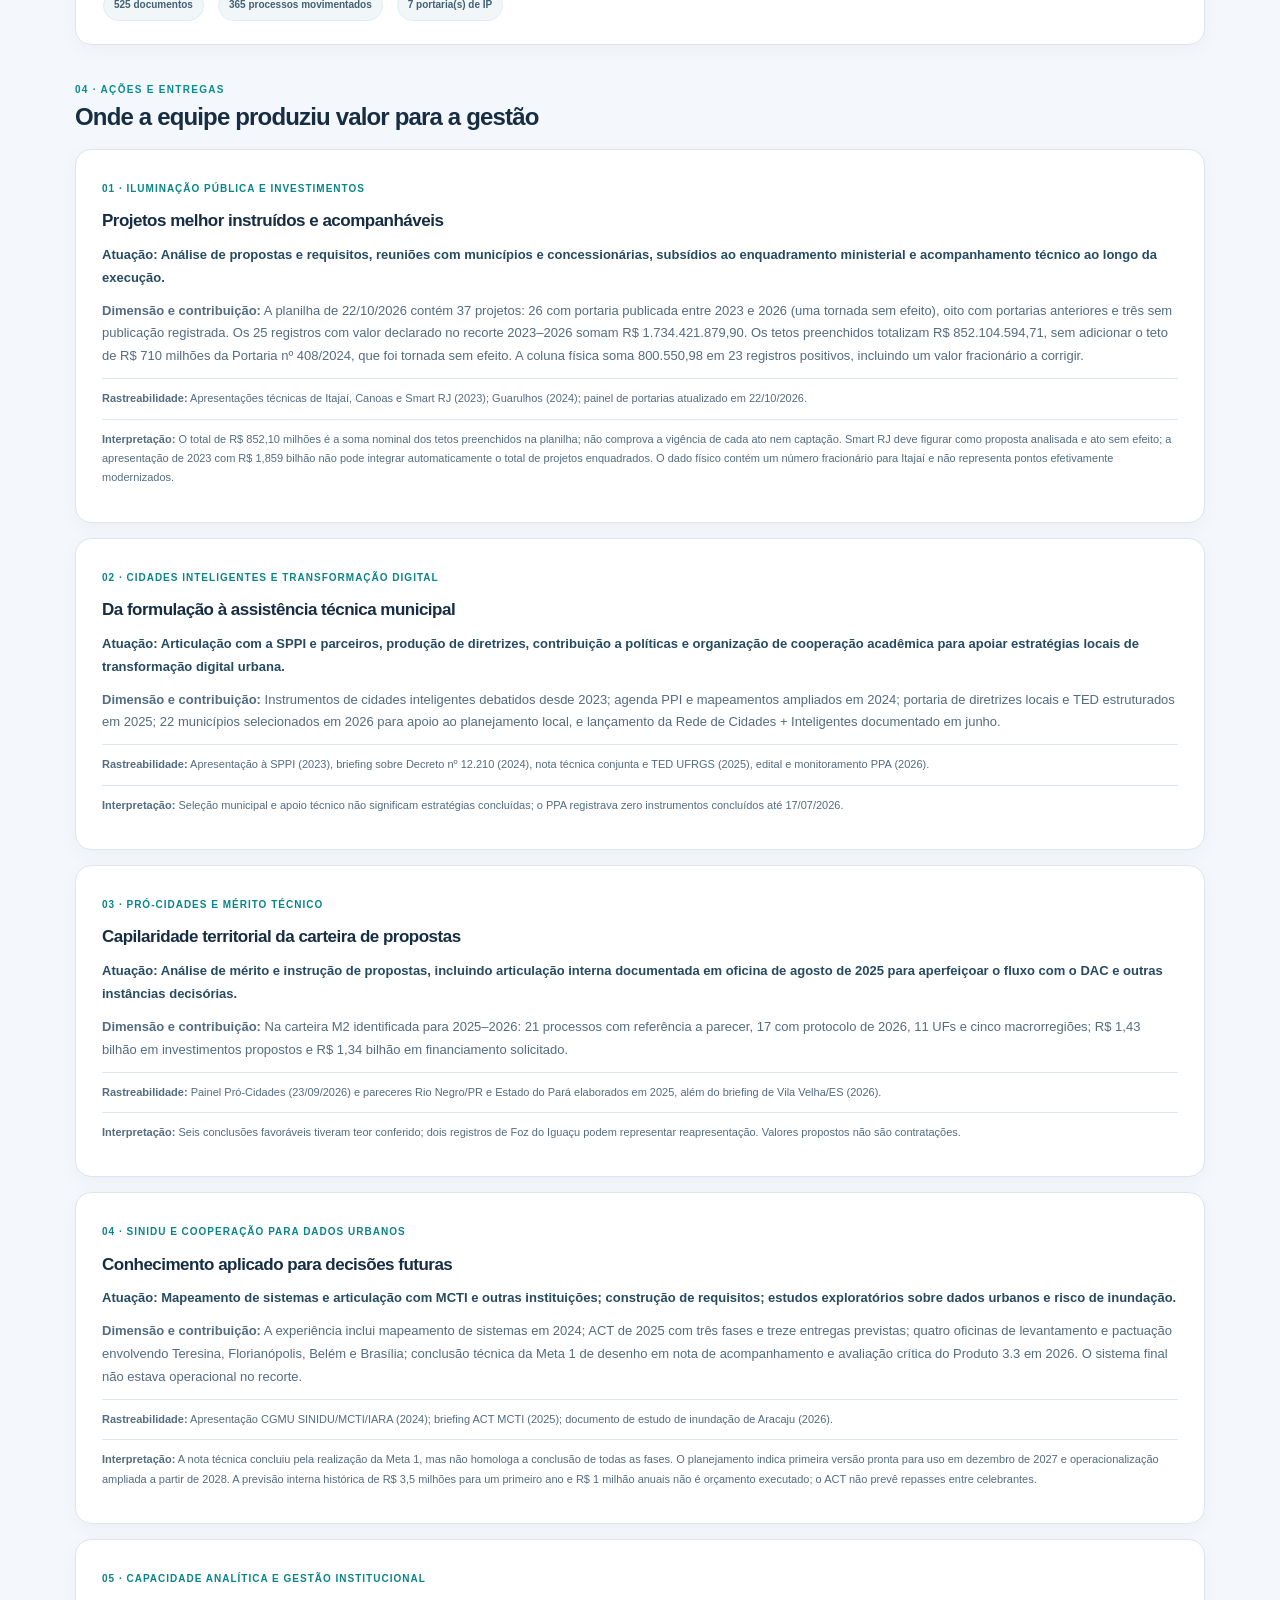
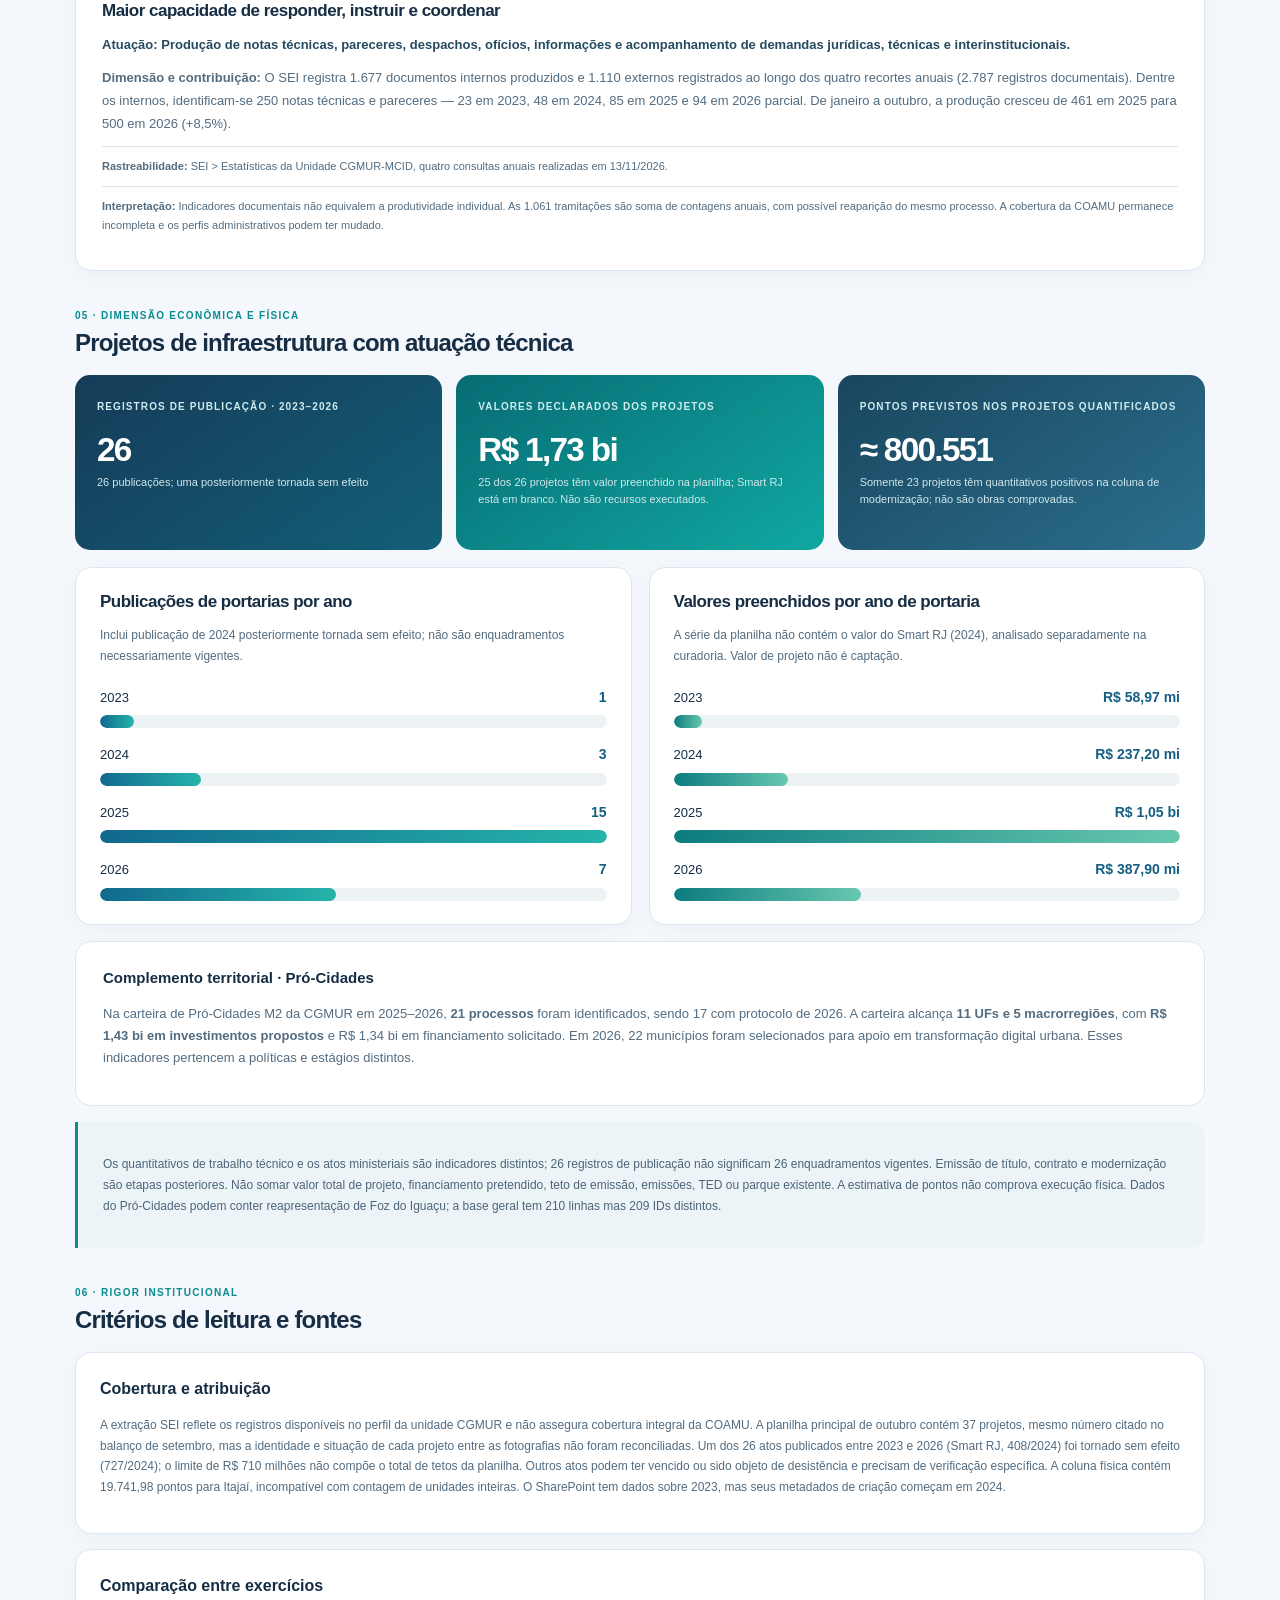
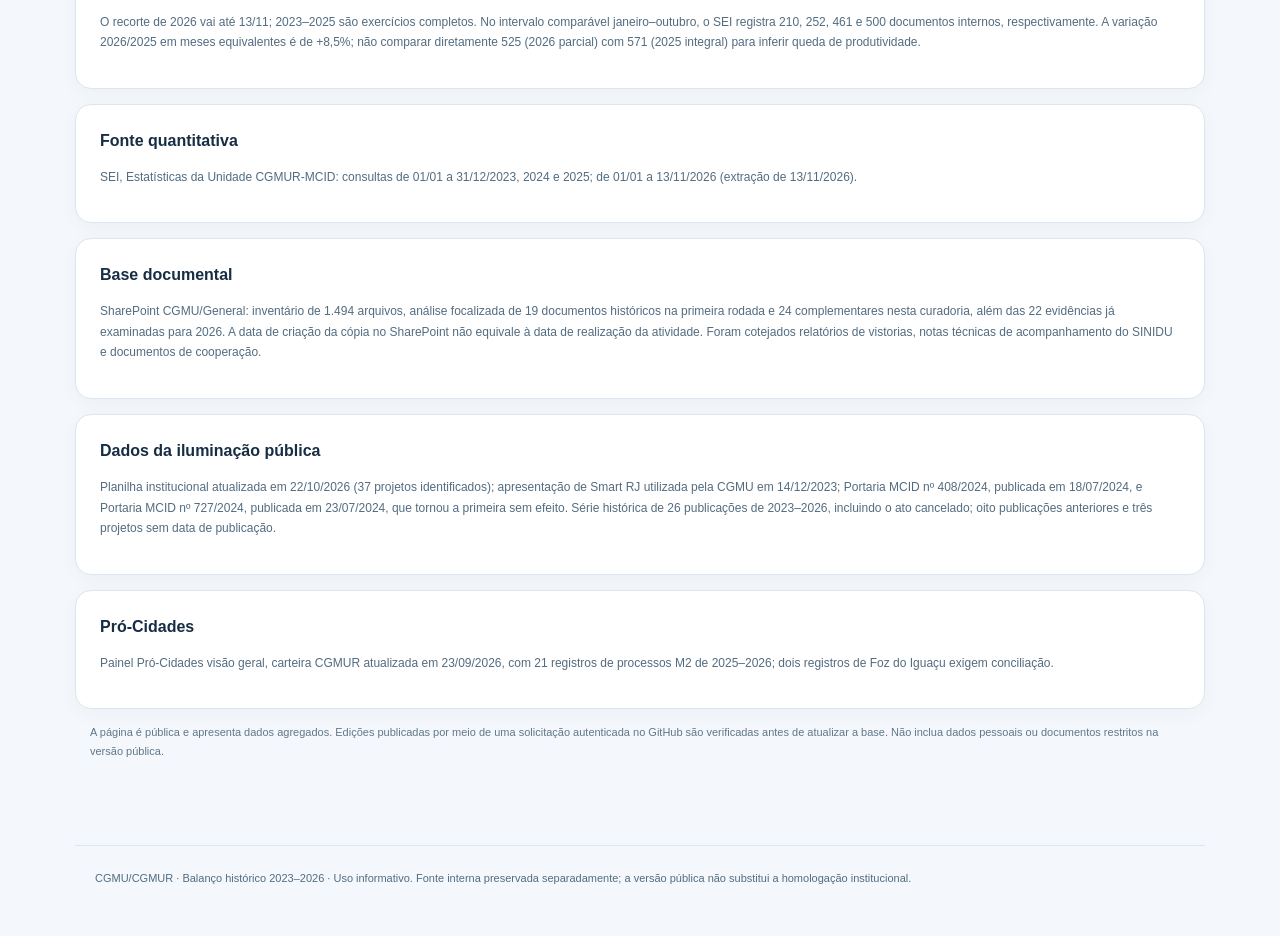
<file: historico-2023-2026.html>
<!doctype html>
<html lang="pt-BR"><head><meta charset="utf-8"><meta name="viewport" content="width=device-width,initial-scale=1"><meta name="theme-color" content="#102f49">
<title>CGMU/CGMUR · Balanço histórico 2023–2026</title>
<meta name="description" content="Balanço executivo histórico da CGMU/CGMUR de janeiro de 2023 a novembro de 2026: atuação técnica, dados processuais, iluminação pública, transformação digital e parcerias.">
<link rel="stylesheet" href="historico-v1.css"></head><body>
<nav class="topbar" aria-label="Ações e navegação">
 <div class="logo" aria-hidden="true">CG</div><div class="brand">CGMU / CGMUR · HISTÓRICO <span>Relatório executivo | 2023–2026</span></div>
 <button id="theme" aria-pressed="false">Modo escuro</button>
 <button id="edit" class="primary" aria-pressed="false">Editar histórico</button>
 <button id="save" class="edit-only">Salvar rascunho</button>
 <button id="restore" class="edit-only">Restaurar rascunho</button>
 <button id="export" class="edit-only">Exportar JSON</button>
 <button id="publish" class="accent edit-only">Publicar alterações</button>
 <button id="print">Gerar PDF</button>
</nav>
<div id="status" class="status" role="status"></div>
<div class="tabs" aria-label="Edições do relatório">
 <a href="index.html?nav=20261116" data-edition-link>Edição anual · 2026</a>
 <a href="historico-2023-2026.html?nav=20261116" data-edition-link class="active" aria-current="page">Edição histórica · 2023–2026</a>
</div>
<header class="hero"><div class="inner"><div class="eyebrow">RELATÓRIO INSTITUCIONAL · SÉRIE HISTÓRICA</div><h1 id="heroTitle"></h1><p id="heroSubtitle"></p><p class="period" id="period"></p></div></header>
<main class="container">
 <section class="intro" id="panorama"><h2>O que a trajetória demonstra</h2><p id="intro"></p></section>
 <section id="indicadores"><h2 class="section-title"><span class="section-kicker">01 · DIMENSÃO DA OPERAÇÃO</span>Quatro anos de trabalho registrado</h2><div class="kpis" id="kpis"></div>
 <div class="cols" style="margin-top:18px"><article class="panel"><h3>Produção documental por ano</h3><p class="small">Registros internos produzidos pela unidade no SEI. O exercício de 2026 é parcial.</p><div class="chart-group" id="docsChart"></div></article><article class="panel"><h3>Processos movimentados por ano</h3><p class="small">Contagens anuais: um processo pode constar em vários exercícios.</p><div class="chart-group" id="processChart"></div></article></div>
 <article class="panel" style="margin-top:17px"><h3>Evolução anual consolidada</h3><div class="table-wrap"><table class="trend"><thead><tr><th>Exercício</th><th>Processos com tramitação</th><th>Processos gerados</th><th>Documentos internos</th><th>Externos registrados</th><th>Notas técnicas</th></tr></thead><tbody id="yearTable"></tbody></table></div><p class="chart-note" id="comparability"></p></article></section>
 <section id="curadoria">
 <h2 class="section-title"><span class="section-kicker">02 · CURADORIA APROFUNDADA</span><span id="auditTitle"></span></h2>
 <p class="curated-intro" id="auditIntro"></p>
 <div class="curated-metrics" id="auditMetrics"></div>
 <div class="cols" style="margin-top:17px"><article class="panel"><h3>Produção no mesmo período · janeiro a outubro</h3><p class="small">Comparação de meses equivalentes, sem confundir 2026 parcial com um exercício fechado.</p><div class="chart-group" id="tenMonthChart"></div></article><article class="panel"><h3>Notas técnicas e pareceres por ano</h3><p class="small">Inclui notas técnicas conjuntas e diferentes classes de parecer registradas no SEI.</p><div class="chart-group" id="analyticalChart"></div></article></div>
 <div class="curated-finding"><h3 id="auditFinanceHeading"></h3><p id="auditFinanceText"></p><p id="auditCeilingText"></p></div>
 <div class="curated-finding"><h3>Pontos de iluminação: cobertura e conceito</h3><p id="auditPointsText"></p></div>
 <div class="curated-finding"><h3 id="auditQualityTitle"></h3><p id="auditQualityText"></p></div>
 <div class="cols"><div class="curated-finding"><h3 id="auditSiniduTitle"></h3><p id="auditSiniduText"></p></div><div class="curated-finding"><h3 id="auditVisitsTitle"></h3><p id="auditVisitsText"></p></div></div>
 <p class="source-line" id="auditSource"></p>
</section>
<section id="trajetoria"><h2 class="section-title"><span class="section-kicker">03 · EVOLUÇÃO INSTITUCIONAL</span>Como as responsabilidades se ampliaram</h2><div id="yearStories"></div></section>
 <section id="contribuicao"><h2 class="section-title"><span class="section-kicker">04 · AÇÕES E ENTREGAS</span>Onde a equipe produziu valor para a gestão</h2><div id="themeStories"></div></section>
 <section id="investimentos"><h2 class="section-title"><span class="section-kicker">05 · DIMENSÃO ECONÔMICA E FÍSICA</span>Projetos de infraestrutura com atuação técnica</h2><div class="finance"><div class="finance-card"><span>Registros de publicação · 2023–2026</span><strong id="debCount"></strong><p>26 publicações; uma posteriormente tornada sem efeito</p></div><div class="finance-card"><span>Valores declarados dos projetos</span><strong id="debValue"></strong><p>25 dos 26 projetos têm valor preenchido na planilha; Smart RJ está em branco. Não são recursos executados.</p></div><div class="finance-card"><span>Pontos previstos nos projetos quantificados</span><strong id="debPoints"></strong><p>Somente 23 projetos têm quantitativos positivos na coluna de modernização; não são obras comprovadas.</p></div></div>
 <div class="cols" style="margin-top:17px"><article class="panel"><h3>Publicações de portarias por ano</h3><p class="small">Inclui publicação de 2024 posteriormente tornada sem efeito; não são enquadramentos necessariamente vigentes.</p><div class="chart-group" id="debChart"></div></article><article class="panel"><h3>Valores preenchidos por ano de portaria</h3><p class="small">A série da planilha não contém o valor do Smart RJ (2024), analisado separadamente na curadoria. Valor de projeto não é captação.</p><div class="chart-group" id="debFinanceChart"></div></article></div>
 <div class="territory"><strong>Complemento territorial · Pró-Cidades</strong><p id="territoryText"></p></div><div class="footnotes"><p id="caveatMoney"></p></div></section>
 <section id="metodologia"><h2 class="section-title"><span class="section-kicker">06 · RIGOR INSTITUCIONAL</span>Critérios de leitura e fontes</h2><div id="notes"></div></section>
 <p class="notice" id="editHelp">A página é pública e apresenta dados agregados. Edições publicadas por meio de uma solicitação autenticada no GitHub são verificadas antes de atualizar a base. Não inclua dados pessoais ou documentos restritos na versão pública.</p>
</main>
<footer class="footer">CGMU/CGMUR · Balanço histórico 2023–2026 · Uso informativo. Fonte interna preservada separadamente; a versão pública não substitui a homologação institucional.</footer>
<noscript>Ative o JavaScript para consultar os indicadores e os gráficos deste relatório.</noscript>
<script>
const PATH='historico-2023-2026.json',REPO='victorpeborges-ADS/relatorio-cgmur-2026-publico';
const $=q=>document.querySelector(q);
const fmt=n=>Number(n||0).toLocaleString('pt-BR',{maximumFractionDigits:0});
const brl=n=>Number(n||0).toLocaleString('pt-BR',{style:'currency',currency:'BRL'});
const money=n=>n>=1e9?'R$ '+(n/1e9).toLocaleString('pt-BR',{maximumFractionDigits:2,minimumFractionDigits:2})+' bi':n>=1e6?'R$ '+(n/1e6).toLocaleString('pt-BR',{maximumFractionDigits:2,minimumFractionDigits:2})+' mi':brl(n);
const esc=s=>String(s??'').replace(/[&<>"']/g,c=>({'&':'&amp;','<':'&lt;','>':'&gt;','"':'&quot;',"'":'&#39;'}[c]));
let model=null,original=null,editing=false;
const copy=x=>JSON.parse(JSON.stringify(x));
const numericKeys=new Set(['processes','generated','documents','external','notes','merits','tenMonthDocuments','analytical','acts','projectValue','ceiling','plannedPoints','quantified','cases']);
function displayMessage(s,err=false){const box=$('#status');box.textContent=s;box.classList.add('visible');box.classList.toggle('error',err)}
function getPath(obj,path){return path.split('.').reduce((x,key)=>x?.[key],obj)}
function setPath(obj,path,val){const p=path.split('.');let v=obj;for(const x of p.slice(0,-1))v=v?.[x];if(v!=null)v[p.at(-1)]=val}
function eText(s,path,format){const shown=format?format(s):s;return '<span data-edit="'+esc(path)+'" '+(numericKeys.has(path.split('.').at(-1))?'data-number="true"':'')+'>'+esc(shown)+'</span>'}
function addBar(to,items,key,formatter,max){const el=$(to);el.replaceChildren();const mx=max||Math.max(1,...items.map(x=>Number(x[key]||0)));items.forEach((item,i)=>{const row=document.createElement('div');row.className='chart-row';row.innerHTML='<div class="chart-label"><span>'+esc(item.year)+'</span><strong>'+esc(formatter(item[key]))+'</strong></div><div class="track"><div class="fill'+(key==='projectValue'?' secondary':'')+'" style="width:'+Math.max(0,100*Number(item[key]||0)/mx)+'%"></div></div>';el.append(row)})}
function render(){
 if(!model)return;const m=model,years=m.years,debs=m.debentures;
 $('#heroTitle').innerHTML=eText(m.title,'title');$('#heroSubtitle').innerHTML=eText(m.subtitle,'subtitle');$('#period').innerHTML=eText(m.period,'period');
 $('#intro').innerHTML=eText(m.summary,'summary');
 const numdocs=years.reduce((s,x)=>s+x.documents,0),procs=years.reduce((s,x)=>s+x.processes,0),made=years.reduce((s,x)=>s+x.generated,0);
 const acttotal=debs.reduce((s,x)=>s+x.acts,0);
 const cards=[{v:numdocs,l:'Documentos internos gerados nos quatro exercícios'},{v:years.reduce((s,x)=>s+x.external,0),l:'Documentos externos registrados pela unidade'},{v:years.reduce((s,x)=>s+x.analytical,0),l:'Notas técnicas e pareceres de diferentes categorias'},{v:procs,l:'Registros anuais de processos com tramitação (podem repetir)'},{v:made,l:'Processos iniciados na unidade no período'},{v:acttotal,l:'Projetos de IP com portarias publicadas entre 2023 e 2026'}];
 $('#kpis').innerHTML=cards.map(c=>'<article class="kpi"><strong>'+fmt(c.v)+'</strong><span>'+esc(c.l)+'</span></article>').join('');
 addBar('#docsChart',years,'documents',fmt);addBar('#processChart',years,'processes',fmt);
 addBar('#tenMonthChart',years,'tenMonthDocuments',fmt);addBar('#analyticalChart',years,'analytical',fmt);
 $('#yearTable').innerHTML=years.map((y,i)=>'<tr>'+['year','processes','generated','documents','external','notes'].map(k=>'<td>'+eText(y[k],'years.'+i+'.'+k,k==='year'?null:fmt)+'</td>').join('')+'</tr>').join('');
 $('#comparability').innerHTML=eText(m.notes.comparability,'notes.comparability');

 const c=m.curadoria;
 const auditPairs=[['auditTitle','title'],['auditIntro','intro'],['auditFinanceHeading','financialHeadline'],['auditFinanceText','financialText'],['auditCeilingText','ceilingText'],['auditPointsText','pointsText'],['auditQualityTitle','qualityTitle'],['auditQualityText','qualityText'],['auditSiniduTitle','siniduTitle'],['auditSiniduText','siniduText'],['auditVisitsTitle','visitsTitle'],['auditVisitsText','visitsText'],['auditSource','sourceNote']];
 for(const [id,k] of auditPairs)$('#'+id).innerHTML=eText(c[k],'curadoria.'+k);
 $('#auditMetrics').innerHTML=c.metrics.map((x,i)=>'<div class="kpi"><strong>'+eText(x.value,'curadoria.metrics.'+i+'.value')+'</strong><span>'+eText(x.label,'curadoria.metrics.'+i+'.label')+'</span><small>'+eText(x.detail,'curadoria.metrics.'+i+'.detail')+'</small></div>').join('');

 $('#yearStories').innerHTML=years.map((y,i)=>'<article class="year-card"><div class="year-header"><span class="year-big">'+esc(y.year)+'</span><h3>'+eText(y.label,'years.'+i+'.label')+'</h3></div><p>'+eText(y.summary,'years.'+i+'.summary')+'</p><p><span class="label">Ações da equipe</span> '+eText(y.actions,'years.'+i+'.actions')+'</p><p class="feature"><span class="label">Entregas e efeito institucional</span> '+eText(y.results,'years.'+i+'.results')+'</p><div class="year-stats"><span class="mini-pill">'+fmt(y.documents)+' documentos</span><span class="mini-pill">'+fmt(y.processes)+' processos movimentados</span><span class="mini-pill">'+fmt(debs[i].acts)+' portaria(s) de IP</span></div></article>').join('');
 $('#themeStories').innerHTML=m.themes.map((t,i)=>'<article class="theme-card"><span class="tag">'+eText(t.tag,'themes.'+i+'.tag')+'</span><h3>'+eText(t.title,'themes.'+i+'.title')+'</h3><p class="action"><b>Atuação:</b> '+eText(t.action,'themes.'+i+'.action')+'</p><p><b>Dimensão e contribuição:</b> '+eText(t.result,'themes.'+i+'.result')+'</p><p class="evidence"><b>Rastreabilidade:</b> '+eText(t.evidence,'themes.'+i+'.evidence')+'</p><p class="evidence"><b>Interpretação:</b> '+eText(t.boundary,'themes.'+i+'.boundary')+'</p></article>').join('');
 $('#debCount').textContent=fmt(acttotal);$('#debValue').textContent=money(debs.reduce((s,x)=>s+x.projectValue,0));$('#debPoints').textContent='≈ '+fmt(debs.reduce((s,x)=>s+x.plannedPoints,0));
 addBar('#debChart',debs,'acts',fmt);addBar('#debFinanceChart',debs,'projectValue',money);
 $('#territoryText').innerHTML='Na carteira de Pró-Cidades M2 da CGMUR em 2025–2026, <b>'+fmt(m.territory.procCases)+' processos</b> foram identificados, sendo '+fmt(m.territory.proc2026)+' com protocolo de 2026. A carteira alcança <b>'+fmt(m.territory.states)+' UFs e '+fmt(m.territory.macroregions)+' macrorregiões</b>, com <b>'+money(m.territory.proInvestment)+' em investimentos propostos</b> e '+money(m.territory.proFinancing)+' em financiamento solicitado. Em 2026, '+fmt(m.territory.municipalTDU)+' municípios foram selecionados para apoio em transformação digital urbana. Esses indicadores pertencem a políticas e estágios distintos.';
 $('#caveatMoney').innerHTML=eText(m.notes.attribution,'notes.attribution');
 $('#notes').innerHTML=['limitations','comparability','sourceSEI','sourceSharePoint','sourceDeb','sourceProc'].map((k,i)=>'<article class="methodbox"><h3>'+esc(({limitations:'Cobertura e atribuição',comparability:'Comparação entre exercícios',sourceSEI:'Fonte quantitativa',sourceSharePoint:'Base documental',sourceDeb:'Dados da iluminação pública',sourceProc:'Pró-Cidades'}[k]))+'</h3><p>'+eText(m.notes[k],'notes.'+k)+'</p></article>').join('');
 document.querySelectorAll('[data-edit]').forEach(el=>{el.contentEditable=editing?'true':'false';if(editing)el.setAttribute('aria-label','Editar '+el.dataset.edit);else el.removeAttribute('aria-label')});
 $('#edit').setAttribute('aria-pressed',String(editing));document.body.classList.toggle('editing',editing);
}
function numeric(s){const str=String(s).trim().replace(/\s+/g,'');let v=str;if(str.includes(','))v=str.replace(/\./g,'').replace(',','.');else if(/^\d{1,3}(\.\d{3})+$/.test(str))v=str.replace(/\./g,'');const x=Number(v);return Number.isFinite(x)&&x>=0?x:NaN}
function snapshot(){if(!model)return;for(const el of document.querySelectorAll('[data-edit]')){const path=el.dataset.edit,value=el.innerText.trim();setPath(model,path,el.dataset.number==='true'?numeric(value):value)}model.updated=new Date().toISOString().slice(0,10)}
function validate(m){if(!m||!m.curadoria||!Array.isArray(m.curadoria.metrics)||m.curadoria.metrics.length!==4||!Array.isArray(m.years)||m.years.length!==4||!Array.isArray(m.debentures)||m.debentures.length!==4||!Array.isArray(m.themes)||m.themes.length<4||m.themes.length>10)throw Error('Estrutura histórica inválida');for(const group of [m.years,m.debentures])for(const row of group)for(const [k,v] of Object.entries(row))if(numericKeys.has(k)&&(!Number.isFinite(v)||v<0))throw Error('Indicador numérico inválido: '+k);if(!m.title||m.title.length>200||!m.summary||m.summary.length>8000)throw Error('Título ou resumo inválido');return true}
$('#edit').onclick=()=>{if(editing)snapshot();editing=!editing;render();displayMessage(editing?'Modo de edição ativado. Os textos e números podem ser alterados diretamente na página.':'Modo de leitura restaurado.')};
$('#save').onclick=()=>{snapshot();try{validate(model);localStorage.setItem('cgmur-history-draft',JSON.stringify(model));render();displayMessage('Rascunho histórico salvo neste navegador.')}catch(e){displayMessage(e.message,true)}};
$('#restore').onclick=()=>{try{const raw=localStorage.getItem('cgmur-history-draft');if(!raw)throw Error('Ainda não há rascunho salvo.');const m=JSON.parse(raw);validate(m);model=m;render();displayMessage('Rascunho histórico restaurado.')}catch(e){displayMessage(e.message,true)}};
$('#export').onclick=()=>{snapshot();try{validate(model);const a=document.createElement('a'),blob=new Blob([JSON.stringify(model,null,2)],{type:'application/json'});a.href=URL.createObjectURL(blob);a.download='CGMUR_Historico_2023_2026_editado.json';a.click();setTimeout(()=>URL.revokeObjectURL(a.href),20000)}catch(e){displayMessage(e.message,true)}};
$('#print').onclick=()=>window.print();
$('#publish').onclick=async()=>{
 snapshot();try{validate(model)}catch(e){displayMessage(e.message,true);return}
 const raw=JSON.stringify(model);
 if(/sei\.mi\.gov\.br|mcidades\.sharepoint\.com|\b\d{5}\.\d{6}\/\d{4}-\d{2}\b/i.test(raw)){displayMessage('Existe uma referência interna de processo ou endereço privado. Retire-a antes de publicar.',true);return}
 if(!confirm('A edição será pública após sua confirmação no GitHub. Confirma que não contém dados internos, pessoais ou restritos?'))return;
 const newTab=window.open('about:blank','_blank');
 if(!newTab){displayMessage('Permita novas abas/pop-ups para publicar pelo GitHub.',true);return}
 try{newTab.opener=null}catch(e){}
 let body='CGMUR_HISTORY_UPDATE_V1\n'+raw;
 try{if(typeof CompressionStream!=='undefined'){const zip=await new Response(new Blob([raw]).stream().pipeThrough(new CompressionStream('gzip'))).arrayBuffer();const arr=new Uint8Array(zip);let b='';for(let i=0;i<arr.length;i+=8192)b+=String.fromCharCode(...arr.slice(i,i+8192));body='CGMUR_HISTORY_UPDATE_V1_GZIP\n'+btoa(b).replace(/\+/g,'-').replace(/\//g,'_').replace(/=+$/,'')}}catch(e){}
 const base='https://github.com/'+REPO+'/issues/new?title='+encodeURIComponent('Atualizar relatório histórico CGMUR 2023–2026');
 const url=base+'&body='+encodeURIComponent(body);
 if(url.length<6500){newTab.location.replace(url);displayMessage('No GitHub, confirme a solicitação com Submit new issue. Sua conta será verificada antes da publicação.')}
 else{newTab.location.replace(base);try{await navigator.clipboard.writeText(body);displayMessage('Descrição copiada. Cole no corpo da solicitação do GitHub e clique em Submit new issue.')}catch(e){displayMessage('O texto é extenso. Exporte o JSON e solicite publicação sem colar dados privados.',true)}}
};
$('#theme').onclick=()=>{const dark=document.documentElement.dataset.theme!=='dark';document.documentElement.dataset.theme=dark?'dark':'light';$('#theme').textContent=dark?'Modo claro':'Modo escuro';$('#theme').setAttribute('aria-pressed',String(dark));try{localStorage.setItem('cgmur-history-theme',dark?'dark':'light')}catch(e){}};
try{if(localStorage.getItem('cgmur-history-theme')==='dark')$('#theme').click()}catch(e){}
(async()=>{try{const r=await fetch(PATH+'?v=20261113');if(!r.ok)throw Error('HTTP '+r.status);model=await r.json();validate(model);original=copy(model);render()}catch(e){displayMessage('Não foi possível carregar os dados: '+e.message,true)}})();
</script><script>
/* CGMUR_NAV_NO_CACHE_V2 */
// Ao mudar de edicao, solicite um URL novo para nao recuperar o HTML antigo.
document.addEventListener('click', function(event) {
  const element = event.target;
  const link = element && element.closest ? element.closest('a[data-edition-link]') : null;
  if (!link || event.defaultPrevented || event.button !== 0 ||
      event.metaKey || event.ctrlKey || event.shiftKey || event.altKey) return;
  event.preventDefault();
  const destination = new URL(link.href, window.location.href);
  destination.searchParams.set('nav', Date.now().toString(36));
  window.location.assign(destination.href);
});
// Evita restauracao de uma versao anterior pelo cache de navegacao (voltar/avancar).
window.addEventListener('pageshow', function(event) {
  if (event.persisted) window.location.reload();
});
</script>
</body></html>
</file>
<file: design-v3.css>
/* CGMUR 2026 — Design system v3 | 2026-11-13
   Public report; visually independent from official federal identity.
   Native fonts; no remote fonts, trackers or runtime dependencies. */
:root{
  color-scheme:light;
  --ink:#172b42;--sub:#4a6278;--blue:#155a80;--aqua:#087d85;
  --paper:#f4f7fb;--line:#dae4ed;
  --surface:#fff;--surface-soft:#f6f9fc;--surface-raised:#eef5f9;
  --brand:#0f3453;--brand-2:#176b84;--contrast:#ffffff;
  --outline:#097d9e;--shadow:0 5px 22px rgba(18,53,78,.055);
  --shadow-hover:0 12px 32px rgba(18,53,78,.10);
  --rounded:16px;--measure:1160px;
}
html{scroll-behavior:smooth;scroll-padding-top:114px}
body{background:var(--paper);color:var(--ink);font-size:15px;line-height:1.62;-webkit-font-smoothing:antialiased}
button,input,.file-label{font-family:inherit}
button,.file-label{
  min-height:42px;display:inline-flex;align-items:center;justify-content:center;
  border-radius:10px;font-size:12px;font-weight:700;letter-spacing:.005em;
  border:1px solid var(--line);background:var(--surface);color:var(--ink);
  padding:10px 14px;transition:background .15s ease,color .15s ease,box-shadow .15s ease,border-color .15s ease;
}
button:hover,.file-label:hover{filter:none;background:var(--surface-raised);border-color:#a6bfce}
button:focus-visible,a:focus-visible,[contenteditable=true]:focus-visible,input:focus-visible,.file-label:focus-within{
 outline:3px solid var(--outline);outline-offset:3px;
}
button.primary{background:var(--brand);color:#fff;border-color:var(--brand);box-shadow:0 4px 10px #102f471c}
button.primary:hover{background:#184c6b;border-color:#184c6b}
button.accent,#btnpublish{background:#087c79;color:#fff;border-color:#087c79}
button.accent:hover,#btnpublish:hover{background:#076b68;border-color:#076b68}
button.danger{border-color:#edc2bb;background:transparent;color:#a12d25}
button.danger:hover{background:#fff2ef}
.toolbar{
  padding:11px max(20px,calc((100vw - var(--measure))/2));
  min-height:70px;align-items:center;gap:8px;
  background:rgba(255,255,255,.97);border-bottom:1px solid var(--line);
  box-shadow:0 2px 12px #173b4e0d;z-index:25;
  backdrop-filter:blur(14px);
}
.toolbar-brand{
  display:flex;align-items:center;gap:11px;flex:1 1 auto;
  min-width:168px;margin-right:6px;line-height:1.2;
}
.toolbar-brand .mark{
  width:39px;height:39px;flex:0 0 39px;display:grid;place-items:center;
  background:linear-gradient(145deg,#113a58,#0a8290);border-radius:12px;
  color:#fff;font-weight:850;font-size:16px;letter-spacing:-1px;
}
.toolbar-brand .brand-top{font-size:13px;font-weight:850;color:var(--ink);letter-spacing:.02em}
.toolbar-brand .brand-small{font-size:10px;color:var(--sub);margin-top:4px}
.toolbar #btntheme{white-space:nowrap}
#notice{
  padding:12px max(20px,calc((100vw - var(--measure))/2));margin:0;
  font-size:12px;font-weight:600;line-height:1.5;box-shadow:inset 0 -1px 0 #dceee9;
}
#help{
  max-width:var(--measure);padding:26px 28px;margin:16px auto;
  background:var(--surface);border-color:var(--line);border-radius:16px;
  box-shadow:var(--shadow);color:var(--ink);
}
#help strong{font-size:17px}
#help p{color:var(--sub);font-size:13px;line-height:1.75}
#help code{background:var(--surface-raised);padding:3px 5px;color:var(--ink)}
.hero{
  padding:69px max(20px,calc((100vw - var(--measure))/2)) 70px;
  min-height:330px;isolation:isolate;overflow:hidden;position:relative;
  background:radial-gradient(ellipse 53% 120% at 92% 7%,rgba(19,158,164,.33),transparent 75%),linear-gradient(120deg,#102a45 0%,#144361 59%,#155773 100%);
}
.hero::before{
  content:"";position:absolute;z-index:-1;inset:0;
  background-image:linear-gradient(rgba(255,255,255,.045) 1px,transparent 1px),linear-gradient(90deg,rgba(255,255,255,.04) 1px,transparent 1px);
  background-size:52px 52px;mask-image:linear-gradient(90deg,transparent 20%,#000 100%);
  pointer-events:none;
}
.hero::after{
  content:"26";position:absolute;z-index:-1;right:max(2%,calc((100vw - 1310px)/2));
  top:-76px;font-weight:850;line-height:1;letter-spacing:-.1em;
  font-size:clamp(190px,25vw,440px);color:rgba(255,255,255,.045);pointer-events:none;
}
.hero-inner{max-width:var(--measure);margin:auto}
.eyebrow{color:#8ae6db;font-size:11px;letter-spacing:.17em;text-transform:uppercase;display:flex;align-items:center;gap:11px}
.eyebrow::before{content:"";height:6px;width:6px;border-radius:50%;background:#54ded4;box-shadow:0 0 0 5px #54ded41c}
.hero h1{
 font-size:clamp(32px,4.3vw,57px);line-height:1.12;font-weight:790;
 letter-spacing:-.055em;max-width:890px;margin:18px 0 17px;
 text-wrap:balance;
}
.hero p{font-size:15px;line-height:1.75;color:#d4e7f1;max-width:760px}
.hero .date{margin-top:21px;font-size:12px;color:#c0dee7;letter-spacing:.015em}
.hero-metadata{display:flex;align-items:center;flex-wrap:wrap;gap:10px;margin-top:24px}
.hero-chip{display:inline-flex;align-items:center;gap:7px;padding:7px 12px;border:1px solid #ffffff37;background:#ffffff12;color:#eaf6f7;border-radius:50px;font-size:11px;font-weight:700}
.hero-chip .dot{width:6px;height:6px;background:#54e1cb;border-radius:50%}
.section-nav{
  background:var(--surface);border-bottom:1px solid var(--line);box-shadow:0 2px 9px #092b4610;
}
.section-nav-inner{
  max-width:calc(var(--measure) + 40px);margin:auto;display:flex;align-items:center;gap:4px;
  padding:10px 20px;overflow-x:auto;scrollbar-width:thin;
}
.section-nav a{
  text-decoration:none;color:var(--sub);font-size:12px;font-weight:750;white-space:nowrap;
  padding:9px 15px;border-radius:9px;transition:background .16s ease,color .16s ease;
}
.section-nav a:hover,.section-nav a:focus-visible{background:var(--surface-raised);color:var(--blue)}
.section-nav .nav-eyebrow{color:var(--sub);font-size:10px;font-weight:800;text-transform:uppercase;letter-spacing:.1em;margin-right:16px;white-space:nowrap}
.shell{max-width:calc(var(--measure) + 40px);padding:36px 20px 85px;margin:auto}
.intro{
  padding:25px 30px;margin-bottom:23px;border:1px solid var(--line);border-left:4px solid #12909a;
  background:var(--surface);box-shadow:var(--shadow);border-radius:var(--rounded);
}
.intro h2{font-size:15px;font-weight:800;color:var(--ink);margin-bottom:9px}
.intro p{color:var(--sub);font-size:14px;line-height:1.74;max-width:950px}
.intro .date{font-size:12px;font-weight:650;margin-top:14px;color:var(--sub)}
.block-heading{display:flex;align-items:flex-end;justify-content:space-between;gap:14px;margin:35px 0 16px}
.block-heading h2{margin:0;font-size:24px;line-height:1.2;letter-spacing:-.04em;color:var(--ink);font-weight:800}
.block-heading p{margin:7px 0 0;color:var(--sub);font-size:13px}
.block-heading .heading-line{width:38px;height:3px;background:#14888c;border-radius:20px;margin-bottom:7px}
.metrics{grid-template-columns:repeat(4,minmax(0,1fr));gap:14px;margin:0 0 20px}
.metric,.section,.footbox,.dash-panel{
  border-radius:var(--rounded);border-color:var(--line);background:var(--surface);box-shadow:var(--shadow);
}
.metric{
  min-height:154px;padding:23px 23px 20px;position:relative;overflow:hidden;
  transition:transform .16s ease,box-shadow .16s ease;display:flex;flex-direction:column;align-items:flex-start;
}
.metric::before{content:"";position:absolute;inset:0 auto 0 0;width:3px;background:#159ca4;opacity:.85}
.metric:nth-child(4n+2)::before{background:#2a789e}
.metric:nth-child(4n+3)::before{background:#27808e}
.metric:nth-child(4n+4)::before{background:#7895a7}
.metric:hover{transform:translateY(-2px);box-shadow:var(--shadow-hover)}
.metric strong{font-size:clamp(31px,3.1vw,42px);color:var(--blue);font-weight:830;letter-spacing:-.05em;line-height:1.2;margin:2px 0 16px}
.metric span{font-size:13px;font-weight:600;line-height:1.5;color:var(--sub)}
.metric button{margin-top:12px}
.dashboard-title{font-size:24px;color:var(--ink);letter-spacing:-.045em;font-weight:800;margin:39px 0 12px;line-height:1.22}
.dashboard-sub{font-size:13px;line-height:1.65;color:var(--sub);margin:0 0 17px;max-width:870px}
.dash-two{grid-template-columns:repeat(2,minmax(0,1fr));gap:17px;margin-bottom:17px}
.dash-panel{min-height:275px;padding:24px 25px}
.dash-panel h2{font-size:17px;font-weight:800;letter-spacing:-.018em;line-height:1.35;color:var(--ink);margin:0 0 7px}
.dash-panel .dash-caption{font-size:12px;line-height:1.7;color:var(--sub);margin:0 0 15px}
.chart-scroll{max-width:100%;min-width:0;overflow-x:auto;overflow-y:hidden;overscroll-behavior-x:contain}
.chart-bars{min-height:224px;border-bottom-color:var(--line);gap:8px}
.bar-col{height:210px}
.bar-value{font-size:12px;color:var(--ink)}
.bar-label{font-size:11px;color:var(--sub);font-weight:700}
.bar-rect{background:linear-gradient(180deg,#25bcb0 0%,#135e8a 100%);border-radius:7px 7px 0 0}
.doc-row{grid-template-columns:minmax(130px,1.2fr) 2fr 40px;font-size:13px;gap:11px;color:var(--sub)}
.doc-track{height:11px;background:var(--surface-raised)}
.doc-row strong{font-size:13px;color:var(--ink)}
.dash-number{font-size:clamp(26px,3.1vw,37px);font-weight:820;letter-spacing:-.045em;color:var(--blue)}
.dash-unit{font-size:12px;line-height:1.65;color:var(--sub)}
.legend{gap:14px;font-size:12px;color:var(--sub)}
.continuity-grid{gap:12px}
.continuity-box{background:var(--surface-soft);border-color:var(--line);border-radius:12px;padding:17px}
.continuity-box strong{color:var(--blue);font-size:33px;font-weight:830}
.continuity-box span{font-size:12px;color:var(--sub);line-height:1.55;display:block;margin-top:8px}
.tiny-restricted-note{margin:22px 0 24px;border-left-color:#0e8a92;background:var(--surface-raised);color:var(--sub);border-radius:10px;padding:15px 18px;font-size:12px}
.sectiongrid{grid-template-columns:repeat(2,minmax(0,1fr));gap:17px}
.section{padding:26px 27px;transition:box-shadow .15s ease}
.section:hover{box-shadow:var(--shadow-hover)}
.section:last-child:nth-child(odd){grid-column:1 / -1}
.section h3{font-size:18px;font-weight:800;letter-spacing:-.026em;color:var(--ink);margin:15px 0 12px;line-height:1.4}
.section p{font-size:14px;line-height:1.78;color:var(--sub);max-width:82ch}
.stage{font-size:10px;letter-spacing:.07em;font-weight:750;color:#08696e;background:#e4f6f3;padding:7px 11px}
.footbox{margin-top:18px;padding:24px 28px}
.footbox h2{font-size:16px;font-weight:800;letter-spacing:-.01em;color:var(--ink)}
.footbox p{font-size:13px;line-height:1.77;color:var(--sub)}
.meta{margin-top:35px;font-size:12px;line-height:1.7;color:var(--sub)}
.item-controls{gap:9px}
.chart-add{gap:8px}
.chart-add.edit-only{display:none}
.editing .chart-add.edit-only{display:flex}
.editing [contenteditable=true]{outline:2px dashed #1699a1;outline-offset:4px;background:rgba(30,168,177,.04);padding:3px}
.editing .toolbar{border-bottom-color:#1da6a7}
.editing .section,.editing .metric{border-color:#b8d6d8}
.editing .bar-col button,.editing .doc-row button{min-height:25px;font-size:11px;padding:2px 7px}
.editing .doc-row button{min-width:34px}
html[data-theme=dark]{
  color-scheme:dark;
  --ink:#e5eff7;--sub:#b4c8d9;--blue:#8bd7e6;--aqua:#5dd8d3;
  --paper:#0d1826;--line:#2b455b;--surface:#142538;
  --surface-soft:#172d43;--surface-raised:#213d53;
  --brand:#0c445d;--brand-2:#246d88;--outline:#80e6e5;
  --shadow:0 5px 22px rgba(0,0,0,.12);--shadow-hover:0 13px 30px rgba(0,0,0,.19);
}
html[data-theme=dark] .toolbar{background:rgba(19,36,54,.97)}
html[data-theme=dark] button.primary{background:#24799b;border-color:#24799b;color:#fff}
html[data-theme=dark] button.accent,html[data-theme=dark] #btnpublish{background:#176e70;color:#fff}
html[data-theme=dark] .hero{background:radial-gradient(ellipse 60% 120% at 90% 5%,rgba(12,137,150,.23),transparent 73%),linear-gradient(125deg,#0b2038,#123b53 82%)}
html[data-theme=dark] .stage{background:#1c5354;color:#b8f6eb}
html[data-theme=dark] .metric strong,html[data-theme=dark] .dash-number{color:#9cdbf0}
html[data-theme=dark] .bar-value,html[data-theme=dark] .doc-row strong{color:#dceaf6}
html[data-theme=dark] .status{background:#173b3d!important;color:#b2e8df!important}
html[data-theme=dark] .bar-rect{background:linear-gradient(180deg,#45d2c1,#237da4)}
@media(max-width:1100px){
  .toolbar-brand{flex:1 0 100%;margin-bottom:3px}
  .toolbar{justify-content:flex-start}
  .metrics{grid-template-columns:repeat(4,minmax(0,1fr))}
  .metric{padding:18px;min-height:152px}
  .metric strong{font-size:34px}
}
@media(max-width:850px){
  .dash-two,.sectiongrid{grid-template-columns:1fr}
  .section:last-child:nth-child(odd){grid-column:auto}
  .dash-panel{padding:23px;min-height:auto}
  .metrics{grid-template-columns:repeat(2,minmax(0,1fr))}
  .chart-scroll .chart-bars{min-width:510px}
  .hero{min-height:auto;padding-top:56px;padding-bottom:54px}
  .hero::after{top:-35px}
}
@media(max-width:600px){
  html{scroll-padding-top:18px}
  .toolbar{position:relative;padding:11px 15px;gap:7px;min-height:auto;justify-content:space-between}
  .toolbar-brand{flex:1 0 100%;margin:0 0 5px}
  .toolbar-brand .mark{width:34px;height:34px;flex-basis:34px}
  .toolbar button,.toolbar .file-label{font-size:11px;min-height:43px;padding:9px 10px;flex-grow:1}
  .toolbar #btnedit{flex-basis:43%;font-size:12px}
  .toolbar #btnformpdf,.toolbar #btnprint{flex-basis:43%}
  .toolbar #btntheme,.toolbar #btnhelp{flex:1 1 auto}
  #notice{padding:12px 17px}
  .hero{padding:45px 19px 44px}
  .hero h1{font-size:clamp(30px,8.4vw,43px);letter-spacing:-.048em}
  .hero p{font-size:13px}
  .hero::after{right:-8%;top:10%;font-size:200px}
  .hero-chip{font-size:10px}
  .section-nav-inner{padding:8px 12px;gap:0}
  .section-nav .nav-eyebrow{display:none}
  .section-nav a{font-size:11px;padding:9px 11px}
  .shell{padding:24px 15px 57px}
  .intro{padding:20px}
  .intro p{font-size:13px}
  .block-heading{margin:24px 0 14px}
  .block-heading h2{font-size:21px}
  .metrics{gap:11px}
  .metric{min-height:155px;padding:20px 16px 17px}
  .metric strong{font-size:34px}
  .metric span{font-size:12px;line-height:1.45}
  .dashboard-title{font-size:22px;margin:30px 0 9px}
  .dashboard-sub{font-size:12px}
  .dash-panel{padding:19px}
  .doc-row{grid-template-columns:minmax(95px,1.3fr) 1.5fr 32px;gap:7px;font-size:11px}
  .doc-row strong{font-size:11px}
  .section{padding:23px 21px}
  .section h3{font-size:17px}
  .section p{font-size:13px}
  .continuity-box{padding:12px}
  .continuity-box strong{font-size:28px}
  .continuity-box span{font-size:11px}
  .footbox{padding:20px}
  #help{margin:10px 14px;padding:20px}
}
@media(max-width:370px){
  .metric strong{font-size:30px}
  .metrics{gap:9px}
  .metric{padding:17px 12px}
  .continuity-grid{grid-template-columns:1fr}
}
@media(prefers-reduced-motion:reduce){
  html{scroll-behavior:auto}
  *,*::before,*::after{transition:none!important;animation:none!important}
}
@media print{
  :root,html[data-theme=dark]{
    color-scheme:light!important;--ink:#172b42;--sub:#3b5264;--blue:#155a80;
    --paper:#fff;--line:#cdd6de;--surface:#fff;--surface-soft:#f4f7fa;--surface-raised:#f4f7fa;
  }
  body{font-size:12px;background:#fff!important;color:#111!important}
  .toolbar,#notice,#help,.section-nav,.edit-only{display:none!important}
  .hero{min-height:0;padding:0 0 18px;background:#fff!important;color:#142b40!important;border-bottom:3px solid #155a80;overflow:visible}
  .hero::before,.hero::after{display:none!important}
  .hero-inner{max-width:none}
  .hero h1{color:#142b40!important;font-size:28px;margin:8px 0 10px}
  .hero p,.hero .date{color:#3b5264!important}
  .eyebrow{color:#155a80!important}
  .hero-metadata{display:none}
  .shell{padding:16px 0 0}
  .intro,.metric,.section,.footbox,.dash-panel{box-shadow:none;break-inside:avoid}
  .metrics{grid-template-columns:repeat(4,minmax(0,1fr));gap:7px}
  .metric{padding:11px;min-height:100px}
  .metric strong{font-size:26px;margin:0 0 7px}
  .metric span{font-size:10px}
  .dash-two{grid-template-columns:1fr 1fr;gap:10px}
  .dash-panel{padding:14px}
  .chart-scroll{overflow:visible}
  .chart-scroll .chart-bars{min-width:0}
  .dashboard-title{font-size:19px}
  .sectiongrid{grid-template-columns:1fr 1fr}
  .section:last-child:nth-child(odd){grid-column:1/-1}
  .section p,.intro p,.footbox p{color:#344658}
}
/* Final QA adjustments: read-only toolbar and explicit wordmark stacking. */
.toolbar-brand .brand-top,.toolbar-brand .brand-small{display:block}
.toolbar .edit-only{display:none}
.editing .toolbar button.edit-only,.editing .toolbar .file-label.edit-only{display:inline-flex}
@media(max-width:600px){
  .toolbar button{min-width:0;white-space:normal;text-align:center}
  .toolbar #btnprint,.toolbar #btnformpdf{flex-basis:43%}
}
@media print{
  .toolbar .edit-only,.editing .toolbar .edit-only{display:none!important}
}
</file>
<file: impact-v1.css>
/* CGMUR — Indicadores de impacto físico e econômico, editorial 2026. */
.impact-section{margin:45px 0 43px;scroll-margin-top:100px}
.impact-introduction{padding:3px 0 19px;max-width:1020px}
.impact-tag{display:inline-flex;align-items:center;gap:8px;color:var(--aqua);text-transform:uppercase;letter-spacing:.14em;font-size:10px;font-weight:800}
.impact-tag-dot{display:inline-block;height:8px;width:8px;border-radius:100%;background:#1397a2;box-shadow:0 0 0 4px rgba(19,151,162,.11)}
.impact-introduction h2{font-size:clamp(25px,3.3vw,35px);line-height:1.24;letter-spacing:-.05em;font-weight:800;color:var(--ink);margin:10px 0 11px}
.impact-introduction p{max-width:89ch;color:var(--sub);font-size:14px;line-height:1.79;margin:0}
.impact-kpis{display:grid;grid-template-columns:repeat(2,minmax(0,1fr));gap:17px;margin:8px 0 17px}
.impact-kpi{border-radius:18px;min-height:235px;padding:29px 32px;position:relative;display:flex;flex-direction:column;isolation:isolate;overflow:hidden;color:#fff}
.impact-kpi::before{content:"";position:absolute;z-index:-1;inset:0;background:radial-gradient(ellipse 55% 115% at 90% 25%,rgba(255,255,255,.18),transparent 72%)}
.impact-kpi::after{content:"";position:absolute;z-index:-1;right:-38px;top:-47px;width:225px;height:225px;border:1px solid rgba(255,255,255,.19);border-radius:50%;box-shadow:0 0 0 35px rgba(255,255,255,.045),0 0 0 75px rgba(255,255,255,.034);pointer-events:none}
.impact-kpi-teal{background:linear-gradient(128deg,#09696f 0%,#0c818b 58%,#17a2a1 100%)}
.impact-kpi-blue{background:linear-gradient(128deg,#123653,#155b81 65%,#217a9b)}
.impact-kpi-label{font-size:10px;font-weight:800;letter-spacing:.14em;color:#d7ffff;max-width:90%}
.impact-kpi strong{font-size:clamp(38px,4.35vw,59px);font-weight:850;line-height:1.10;letter-spacing:-.063em;margin:19px 0 2px;font-variant-numeric:tabular-nums;white-space:nowrap}
.impact-unit{font-size:14px;font-weight:670;color:#eafcfc;margin-bottom:15px}
.impact-kpi-footnote{margin-top:auto;font-size:11px;color:#daecf3;max-width:85%;line-height:1.6}
.impact-charts-grid,.impact-history-grid{display:grid;grid-template-columns:repeat(2,minmax(0,1fr));gap:17px;margin-bottom:17px}
.impact-graph-card{border-radius:16px;border:1px solid var(--line);background:var(--surface);box-shadow:var(--shadow);padding:25px 27px;min-width:0;break-inside:avoid}
.impact-card-eyebrow{font-size:10px;color:var(--aqua);letter-spacing:.13em;font-weight:800;margin-bottom:8px}
.impact-graph-card h3{font-size:17px;line-height:1.35;color:var(--ink);letter-spacing:-.02em;font-weight:790;margin:0 0 7px}
.impact-chart-subtitle{font-size:12px;color:var(--sub);line-height:1.65;margin:0 0 20px;min-height:35px}
.impact-bars{display:grid;gap:20px;min-height:80px;margin:9px 0 3px}
.impact-bar-row{min-width:0}
.impact-bar-head{display:flex;align-items:baseline;justify-content:space-between;gap:16px;margin-bottom:11px}
.impact-bar-label{font-size:12px;color:var(--sub);line-height:1.5;max-width:67%;min-width:0}
.impact-bar-value{font-size:15px;font-weight:800;letter-spacing:-.024em;color:var(--ink);white-space:nowrap;font-variant-numeric:tabular-nums}
.impact-bar-track{height:14px;background:var(--surface-raised);border-radius:7px;overflow:hidden}
.impact-bar-fill{height:100%;border-radius:7px;transition:width .25s ease;min-width:0}
.impact-bar-fill.is-points{background:linear-gradient(90deg,#0c7e83,#2eb8ac)}
.impact-bar-fill.is-money{background:linear-gradient(90deg,#155881,#3c99b8)}
.impact-explain{padding:18px 23px;border-left:3px solid #178993;background:var(--surface-raised);border-radius:0 12px 12px 0;margin:0 0 31px}
.impact-explain p{color:var(--sub);font-size:12px;line-height:1.7;margin:2px 0 8px}
.impact-explain p:last-child{margin-bottom:0}
.impact-history-heading{display:flex;align-items:center;justify-content:space-between;gap:20px;margin:25px 0 17px}
.impact-mini-rule{width:37px;height:3px;border-radius:3px;display:block;background:#138c91;margin-bottom:12px}
.impact-history-heading h3{font-size:23px;letter-spacing:-.035em;color:var(--ink);font-weight:800;line-height:1.3;margin:0 0 6px}
.impact-history-heading p{font-size:12px;color:var(--sub);line-height:1.7;margin:0;max-width:85ch}
.impact-history-badge{border:1px solid var(--line);border-radius:30px;background:var(--surface);color:var(--sub);font-size:11px;font-weight:700;padding:8px 13px;white-space:nowrap;flex-shrink:0}
.impact-historic-primary{display:flex;flex-direction:column;gap:4px;border-bottom:1px solid var(--line);padding-bottom:17px;margin-bottom:18px}
.impact-historic-primary span{font-size:10px;letter-spacing:.11em;font-weight:800;color:var(--aqua)}
.impact-historic-primary strong{font-size:34px;font-weight:850;line-height:1.23;letter-spacing:-.06em;color:var(--blue);font-variant-numeric:tabular-nums}
.impact-graph-note{font-size:11px;line-height:1.7;margin:18px 0 0;border-top:1px solid var(--line);padding-top:15px;color:var(--sub)}
.impact-reference-grid{display:grid;grid-template-columns:repeat(2,minmax(0,1fr));gap:11px;margin:17px 0 3px}
.impact-reference{display:flex;flex-direction:column;gap:13px;padding:17px 15px;background:var(--surface-soft);border:1px solid var(--line);border-radius:12px;min-width:0;justify-content:space-between}
.impact-reference-label{font-size:11px;color:var(--sub);line-height:1.55}
.impact-reference-value{color:var(--blue);font-weight:830;font-size:clamp(18px,2vw,26px);letter-spacing:-.045em;font-variant-numeric:tabular-nums;overflow-wrap:anywhere}
.impact-money-history{margin-top:17px}
.impact-money-history .impact-bars{display:grid;grid-template-columns:repeat(3,minmax(0,1fr));gap:25px;margin-top:22px;min-height:0}
.impact-money-history .impact-bar-row{display:flex;flex-direction:column;gap:10px}
.impact-money-history .impact-bar-head{flex-direction:column;align-items:flex-start;gap:3px;min-height:70px;margin:0}
.impact-money-history .impact-bar-label{max-width:none;font-size:12px}
.impact-money-history .impact-bar-value{font-size:17px;color:var(--blue);white-space:normal}
.impact-money-history .impact-bar-track{width:100%}
.impact-source{margin:17px 2px 0;font-size:11px;line-height:1.74;color:var(--sub);border-top:1px solid var(--line);padding:13px 2px 0}
.impact-edit-tools{display:none;gap:8px;margin-top:13px}
.editing .impact-edit-tools.edit-only{display:flex}
.editing .impact-section [contenteditable=true]{outline:2px dashed #1999a2;outline-offset:4px;background:rgba(34,175,182,.08);border-radius:3px;cursor:text}
.editing .impact-kpi [contenteditable=true]{color:#fff}
.editing .impact-bar-value,.editing .impact-reference-value{min-width:65px;white-space:normal;overflow-wrap:anywhere}
.editing .impact-bar-row button,.editing .impact-reference button{align-self:flex-start;margin-top:8px;font-size:11px}
.impact-empty{color:var(--sub);font-size:12px;padding:15px;background:var(--surface-soft);border-radius:8px}
html[data-theme=dark] .impact-kpi-teal{background:linear-gradient(125deg,#0b5a65,#107b80)}
html[data-theme=dark] .impact-kpi-blue{background:linear-gradient(125deg,#12314e,#1a597a)}
html[data-theme=dark] .impact-kpi-label{color:#d1f8f8}
html[data-theme=dark] .impact-bar-value,html[data-theme=dark] .impact-graph-card h3{color:var(--ink)}
html[data-theme=dark] .impact-historic-primary strong,html[data-theme=dark] .impact-reference-value{color:var(--blue)}
html[data-theme=dark] .impact-reference{background:var(--surface-raised)}
@media(max-width:1080px){
 .impact-reference-grid{grid-template-columns:1fr}
 .impact-kpi strong{font-size:clamp(35px,4.2vw,49px)}
 .impact-kpi{padding:26px 26px}
 .impact-graph-card{padding:22px}
 .impact-bar-head{flex-direction:column;gap:3px}
 .impact-bar-label{max-width:none}
 .impact-bar-value{font-size:16px}
}
@media(max-width:800px){
 .impact-section{margin-top:34px}
 .impact-kpis{grid-template-columns:repeat(2,minmax(0,1fr));gap:12px}
 .impact-kpi{padding:22px 20px;min-height:215px}
 .impact-kpi strong{font-size:clamp(28px,4.5vw,42px)}
 .impact-charts-grid,.impact-history-grid{grid-template-columns:1fr}
 .impact-reference-grid{grid-template-columns:repeat(2,minmax(0,1fr))}
 .impact-money-history .impact-bars{gap:16px}
}
@media(max-width:610px){
 .impact-section{margin:30px 0}
 .impact-introduction h2{font-size:27px}
 .impact-introduction p{font-size:13px}
 .impact-kpis{grid-template-columns:1fr}
 .impact-kpi{min-height:197px;padding:24px 24px}
 .impact-kpi strong{font-size:clamp(37px,9.7vw,52px)}
 .impact-kpi-footnote{max-width:92%}
 .impact-chart-subtitle{min-height:0}
 .impact-history-heading{align-items:flex-start;flex-direction:column;gap:10px}
 .impact-history-heading h3{font-size:22px}
 .impact-graph-card{padding:21px 18px}
 .impact-bar-head{align-items:flex-start;flex-direction:column;gap:5px}
 .impact-bar-value{white-space:normal}
 .impact-reference-grid{grid-template-columns:1fr}
 .impact-money-history .impact-bars{display:grid;grid-template-columns:1fr;gap:20px}
 .impact-money-history .impact-bar-head{min-height:0}
 .impact-explain{padding:16px}
}
@media print{
 .impact-section{break-before:page;margin:20px 0 15px}
 .impact-introduction{padding-bottom:9px}
 .impact-introduction h2{font-size:23px}
 .impact-introduction p{font-size:11px}
 .impact-kpis,.impact-charts-grid,.impact-history-grid{grid-template-columns:repeat(2,minmax(0,1fr));gap:9px;margin-bottom:9px}
 .impact-kpi{min-height:125px;padding:15px;color:#fff!important;print-color-adjust:exact;-webkit-print-color-adjust:exact}
 .impact-kpi strong{font-size:29px}
 .impact-kpi-label{font-size:9px}
 .impact-unit{font-size:10px}
 .impact-kpi-footnote{font-size:9px}
 .impact-graph-card{box-shadow:none;padding:15px;break-inside:avoid}
 .impact-graph-card h3{font-size:13px}
 .impact-bar-track{height:9px}
 .impact-bar-fill{print-color-adjust:exact;-webkit-print-color-adjust:exact}
 .impact-chart-subtitle,.impact-explain p,.impact-history-heading p,.impact-source{font-size:10px}
 .impact-reference-grid{grid-template-columns:repeat(2,minmax(0,1fr))}
 .impact-reference{padding:10px}
 .impact-reference-value{font-size:18px}
 .impact-money-history .impact-bars{grid-template-columns:repeat(3,minmax(0,1fr))}
 .impact-money-history .impact-bar-label{font-size:10px}
 .impact-money-history .impact-bar-value{font-size:13px}
 .impact-edit-tools{display:none!important}
}
@media(prefers-reduced-motion:reduce){.impact-bar-fill{transition:none}}
</file>
<file: procidades-v1.css>
/* Pró-Cidades — carteira e abrangência territorial CGMUR */
.procins{margin:42px 0;scroll-margin-top:96px}
.pc-head{margin:0 0 22px}
.pc-kicker{font-size:10px;text-transform:uppercase;letter-spacing:.15em;color:var(--aqua);font-weight:850;margin:0 0 8px}
.pc-head h2{font-weight:830;letter-spacing:-.045em;font-size:clamp(25px,3.1vw,35px);line-height:1.24;color:var(--ink);margin:0 0 9px}
.pc-head p{color:var(--sub);font-size:13px;line-height:1.78;max-width:96ch;margin:0}
.pc-kpis{display:grid;grid-template-columns:repeat(3,minmax(0,1fr));gap:13px;margin:0 0 17px}
.pc-kpi{background:var(--surface);border:1px solid var(--line);border-radius:15px;box-shadow:var(--shadow);padding:19px 21px;display:flex;flex-direction:column;gap:7px;min-height:124px}
.pc-kpi strong{font-size:clamp(27px,3vw,37px);font-variant-numeric:tabular-nums;letter-spacing:-.05em;line-height:1.14;color:var(--blue);font-weight:850}
.pc-kpi span{font-size:12px;color:var(--sub);line-height:1.53}
.pc-kpi-primary{background:linear-gradient(125deg,#133a54,#16718a);border-color:transparent}
.pc-kpi-primary strong{color:#fff}.pc-kpi-primary span{color:#d9edf4}
.pc-finance,.pc-grid{display:grid;grid-template-columns:1fr 1fr;gap:17px;margin:0 0 17px}
.pc-finance{grid-template-columns:1.12fr 1fr}
.pc-finance-card,.pc-chart,.pc-quality{min-width:0;background:var(--surface);border:1px solid var(--line);border-radius:15px;padding:23px 25px;box-shadow:var(--shadow);break-inside:avoid}
.pc-finance-card h3,.pc-chart h3,.pc-quality h3{font-size:17px;font-weight:800;letter-spacing:-.025em;line-height:1.36;color:var(--ink);margin:0 0 8px}
.pc-finance-card p,.pc-chart-desc{font-size:12px;line-height:1.63;color:var(--sub);margin:0 0 15px}
.pc-amount{font-size:clamp(30px,3.2vw,43px);font-weight:850;letter-spacing:-.055em;color:var(--blue);line-height:1.15;margin:14px 0;overflow-wrap:anywhere;font-variant-numeric:tabular-nums}
.pc-moneyline{display:flex;gap:12px;align-items:baseline;justify-content:space-between;border-top:1px solid var(--line);padding:12px 0}
.pc-moneyline span{font-size:12px;color:var(--sub);line-height:1.5;max-width:48%}
.pc-moneyline strong{font-size:14px;font-weight:810;color:var(--ink);font-variant-numeric:tabular-nums;white-space:nowrap}
.pc-finance .pc-special{background:var(--surface-soft)}
.pc-note{background:var(--surface-raised);border-left:3px solid #12949e;border-radius:0 10px 10px 0;padding:16px 20px;font-size:12px;line-height:1.77;color:var(--sub);margin:0 0 17px}
.pc-region-bars{display:grid;gap:16px}
.pc-region-row{min-width:0}
.pc-region-labels{display:flex;align-items:baseline;justify-content:space-between;gap:12px;margin:0 0 4px}
.pc-region-labels span{font-size:12px;line-height:1.4;color:var(--sub)}
.pc-region-labels strong{font-size:13px;color:var(--ink);font-weight:840;font-variant-numeric:tabular-nums;white-space:nowrap}
.pc-region-uf{display:block;font-size:10px;color:var(--sub);line-height:1.45;margin:0 0 9px}
.pc-region-track{height:12px;background:var(--surface-raised);overflow:hidden;border-radius:9px}
.pc-region-fill{background:linear-gradient(90deg,#16738b,#31bdb3);height:100%;border-radius:9px;transition:width .2s ease}
.pc-region-fill.money{background:linear-gradient(90deg,#087c80,#5bc5b4)}
.pc-quality{margin:0 0 17px}
.pc-quality-numbers{display:flex;align-items:stretch;gap:20px;flex-wrap:wrap;margin:14px 0}
.pc-quality-metric{flex:1;min-width:120px;display:flex;flex-direction:column;gap:3px}
.pc-quality-metric strong{font-size:31px;color:var(--blue);font-weight:850;letter-spacing:-.05em}
.pc-quality-metric span{font-size:11px;color:var(--sub);line-height:1.45}
.pc-quality-track{height:12px;background:var(--surface-raised);border-radius:9px;overflow:hidden;margin:14px 0 12px}
.pc-quality-track div{height:100%;background:linear-gradient(90deg,#0c7e84,#28b8ae);border-radius:9px}
.pc-quality p{color:var(--sub);font-size:12px;line-height:1.7;margin:10px 0 0}
.pc-scope{display:grid;grid-template-columns:auto 1fr;gap:16px;padding:18px 22px;border:1px solid var(--line);border-radius:13px;background:var(--surface-soft);align-items:flex-start;margin:0 0 17px}
.pc-scope strong{font-size:30px;color:var(--blue);letter-spacing:-.05em;white-space:nowrap;font-weight:850}
.pc-scope div{font-size:12px;color:var(--sub);line-height:1.7}
.pc-source{padding:14px 1px 0;border-top:1px solid var(--line);font-size:11px;color:var(--sub);line-height:1.8}
.editing .procins [contenteditable=true]{outline:2px dashed #1399a1;outline-offset:3px;background:rgba(20,154,161,.09);border-radius:3px;cursor:text}
.editing .pc-kpi-primary [contenteditable=true]{color:#fff}
.editing .procins strong[contenteditable=true]{white-space:normal;overflow-wrap:anywhere}
html[data-theme=dark] .pc-kpi-primary{background:linear-gradient(125deg,#0c384c,#146175)}
html[data-theme=dark] .pc-kpi-primary strong{color:#fff}
@media(max-width:900px){.pc-finance,.pc-grid{grid-template-columns:1fr}.pc-kpis{grid-template-columns:repeat(3,minmax(0,1fr))}.pc-amount{font-size:34px}}
@media(max-width:600px){.procins{margin:30px 0}.pc-kpis{grid-template-columns:repeat(2,minmax(0,1fr));gap:10px}.pc-kpi{padding:18px 15px;min-height:125px}.pc-kpi strong{font-size:31px}.pc-finance-card,.pc-chart,.pc-quality{padding:20px 18px}.pc-moneyline{align-items:flex-start;gap:6px;flex-direction:column}.pc-moneyline span{max-width:none}.pc-scope{grid-template-columns:1fr;gap:6px}.pc-region-labels{flex-direction:column;align-items:flex-start;gap:3px}.pc-region-labels strong{white-space:normal;font-size:14px}.pc-quality-metric{min-width:80px}.pc-amount{font-size:34px}}
@media(prefers-reduced-motion:reduce){.pc-region-fill{transition:none}}
@media print{.procins{break-before:page;margin:18px 0}.pc-kpis{grid-template-columns:repeat(3,minmax(0,1fr));gap:7px}.pc-finance,.pc-grid{grid-template-columns:1fr 1fr;gap:10px}.pc-kpi,.pc-finance-card,.pc-chart,.pc-quality{padding:13px;box-shadow:none;break-inside:avoid}.pc-kpi-primary,.pc-region-fill{print-color-adjust:exact;-webkit-print-color-adjust:exact}.pc-amount{font-size:26px}.pc-kpi strong{font-size:26px}.pc-head p,.pc-note,.pc-chart-desc,.pc-source{font-size:10px}}
</file>
<file: historico-v1.css>
:root{color-scheme:light;--paper:#f4f7fb;--surface:#fff;--ink:#162d44;--muted:#536c80;--line:#dbe6ef;--navy:#102f49;--teal:#078c91;--blue:#145e8c;--radius:16px}*{box-sizing:border-box}html{scroll-behavior:smooth;scroll-padding-top:40px}body{margin:0;font:15px/1.68 -apple-system,BlinkMacSystemFont,"Segoe UI",Arial,sans-serif;background:var(--paper);color:var(--ink)}a{color:inherit}button{font:inherit;cursor:pointer;background:#fff;color:#17344d;border:1px solid var(--line);border-radius:10px;padding:10px 14px;min-height:41px;font-size:12px;font-weight:750}button:hover{background:#eaf2f6}button:focus-visible,a:focus-visible,[contenteditable=true]:focus-visible{outline:3px solid #0e91a0;outline-offset:3px}.topbar{background:#fff;border-bottom:1px solid var(--line);padding:12px max(20px,calc((100vw - 1150px)/2));display:flex;align-items:center;gap:8px;flex-wrap:wrap}.logo{height:38px;width:38px;display:grid;place-items:center;border-radius:10px;background:linear-gradient(130deg,#12405b,#10a5a0);color:white;font-weight:800}.brand{flex:1 1 220px;font-size:12px;font-weight:800;line-height:1.2}.brand span{display:block;font-size:10px;color:var(--muted);font-weight:600;margin-top:4px}.topbar .primary{background:var(--navy);color:#fff;border-color:var(--navy)}.topbar .accent{background:#077b7e;color:#fff;border-color:#077b7e}.tabs{display:flex;flex-wrap:wrap;gap:6px;padding:10px max(20px,calc((100vw - 1150px)/2));background:#e9f0f5;border-bottom:1px solid #d5e1ea}.tabs a{font-size:12px;text-decoration:none;color:#426177;font-weight:800;border-radius:8px;padding:9px 13px}.tabs a.active{background:#fff;color:#0f5c80;box-shadow:0 2px 9px #093c5210}.hero{color:#fff;position:relative;isolation:isolate;padding:71px 20px 65px;background:radial-gradient(circle at 88% 3%,#247e8999,transparent 42%),linear-gradient(115deg,#0f2b45,#145c77)}.hero .inner{max-width:1130px;margin:auto}.eyebrow{font-size:11px;text-transform:uppercase;letter-spacing:.17em;color:#83e3db;font-weight:800}.hero h1{font-size:clamp(35px,5.5vw,65px);line-height:1.1;letter-spacing:-.06em;max-width:940px;margin:14px 0}.hero p{max-width:800px;color:#d2e8ef;font-size:15px;margin:13px 0}.hero .period{font-size:12px;margin-top:25px;color:#d7e8f1}.container{max-width:1170px;margin:auto;padding:35px 20px 85px}.intro{padding:25px 29px;background:#fff;border:1px solid var(--line);border-left:4px solid var(--teal);border-radius:var(--radius);box-shadow:0 5px 19px #0d33550a}.intro h2{margin:0 0 6px;font-size:16px}.intro p{margin:0;color:var(--muted);line-height:1.76}.section-title{margin:39px 0 17px;font-size:24px;letter-spacing:-.035em;line-height:1.2}.section-kicker{display:block;font-size:10px;letter-spacing:.13em;text-transform:uppercase;font-weight:850;color:var(--teal);margin:0 0 7px}.kpis{display:grid;grid-template-columns:repeat(4,minmax(0,1fr));gap:13px}.kpi{background:#fff;border:1px solid var(--line);border-radius:14px;padding:22px 20px;min-height:165px;box-shadow:0 4px 15px #0d345508}.kpi strong{font-size:clamp(26px,3vw,39px);line-height:1.1;display:block;letter-spacing:-.05em;color:#125f8b;margin:7px 0 14px;font-variant-numeric:tabular-nums}.kpi span{font-size:12px;color:var(--muted);line-height:1.5;display:block}.cols{display:grid;grid-template-columns:repeat(2,minmax(0,1fr));gap:17px}.panel,.year-card,.theme-card,.methodbox{background:var(--surface);border:1px solid var(--line);border-radius:var(--radius);padding:23px 24px;box-shadow:0 5px 20px #10354c09;min-width:0}.panel h3,.year-card h3,.theme-card h3{font-size:17px;letter-spacing:-.03em;margin:0 0 7px;line-height:1.35}.panel .small,.methodbox p{font-size:12px;color:var(--muted);line-height:1.72}.chart-group{display:grid;gap:15px;margin-top:19px}.chart-row{min-width:0}.chart-label{display:flex;align-items:baseline;justify-content:space-between;gap:12px;font-size:13px;margin-bottom:6px}.chart-label strong{font-variant-numeric:tabular-nums;font-size:14px;color:#145f84}.track{height:13px;border-radius:9px;overflow:hidden;background:#edf2f5}.fill{height:100%;border-radius:9px;background:linear-gradient(90deg,#11698e,#25b4aa)}.fill.secondary{background:linear-gradient(90deg,#0d7c80,#67c8af)}.chart-note{font-size:11px;color:var(--muted);margin:13px 0 0;line-height:1.65}.table-wrap{overflow-x:auto}.trend{width:100%;border-collapse:separate;border-spacing:0;font-size:12px}.trend th{text-align:right;background:#e9f1f5;color:#143c55;font-size:11px;padding:12px 10px}.trend th:first-child,.trend td:first-child{text-align:left}.trend td{padding:12px 10px;text-align:right;border-bottom:1px solid var(--line);font-variant-numeric:tabular-nums}.trend tr:last-child td{border:0}.trend .muted{font-size:10px;color:#65788a}.year-card{margin-bottom:16px;padding:23px 27px}.year-header{display:flex;align-items:center;gap:16px;margin-bottom:8px}.year-big{border-radius:12px;background:#e8f5f5;color:#0d797c;font-size:21px;font-weight:850;padding:11px 14px;letter-spacing:-.04em}.year-header h3{margin:0}.year-card p{font-size:13px;color:var(--muted);line-height:1.75;margin:8px 0 0}.year-card .feature{font-weight:650;color:#1d5068}.year-card .label{color:#087b80;font-weight:830;text-transform:uppercase;font-size:10px;letter-spacing:.08em;display:inline-block;margin-right:8px}.year-stats{display:flex;gap:14px;flex-wrap:wrap;margin-top:14px}.mini-pill{background:#f1f6f9;border:1px solid #e1edf2;padding:6px 10px;border-radius:40px;color:#436074;font-size:10px;font-weight:730}.theme-card{padding:24px 26px;margin-bottom:15px}.theme-card .tag{color:#098489;text-transform:uppercase;font-size:10px;font-weight:820;letter-spacing:.1em}.theme-card h3{margin:11px 0}.theme-card p{font-size:13px;line-height:1.76;color:var(--muted);margin:10px 0}.theme-card .action{font-weight:690;color:#264b61}.theme-card .evidence{padding-top:10px;border-top:1px solid var(--line);font-size:11px}.finance{display:grid;grid-template-columns:repeat(3,minmax(0,1fr));gap:14px}.finance-card{background:linear-gradient(145deg,#163b58,#125f77);border-radius:15px;color:#fff;padding:24px 22px;min-height:175px}.finance-card:nth-child(2){background:linear-gradient(145deg,#086c75,#10a8a0)}.finance-card:nth-child(3){background:linear-gradient(145deg,#1a465e,#2b6f8d)}.finance-card span{font-size:10px;letter-spacing:.11em;text-transform:uppercase;color:#ceebf0;font-weight:750;display:block}.finance-card strong{font-size:clamp(25px,2.6vw,37px);font-variant-numeric:tabular-nums;display:block;margin:16px 0 4px;letter-spacing:-.05em;line-height:1.15}.finance-card p{font-size:11px;color:#d1e7ee;line-height:1.55;margin:0}.territory{padding:23px 27px;margin-top:16px;background:#fff;border:1px solid var(--line);border-radius:var(--radius)}.territory p{font-size:13px;color:var(--muted);line-height:1.7}.footnotes{background:#edf4f8;border-left:3px solid #0d8d92;padding:20px 25px;border-radius:0 13px 13px 0;margin-top:16px}.footnotes p{font-size:12px;color:#4d6478;line-height:1.73}.methodbox{margin-top:15px}.methodbox h3{margin:0 0 8px;font-size:16px}.footer{color:var(--muted);border-top:1px solid var(--line);padding:23px 20px;max-width:1130px;margin:0 auto 25px;font-size:11px}.edit-only{display:none}.editing .edit-only{display:inline-flex}.editing [contenteditable=true]{outline:2px dashed #12a2a0;outline-offset:3px;background:#c9f4ed23;cursor:text}.status{padding:11px 17px;background:#e7f4f1;color:#075c55;font-size:12px;display:none}.status.visible{display:block}.status.error{background:#ffedea;color:#902a1e}.notice{color:#617789;font-size:11px;max-width:1100px;margin:14px auto 0}.controls button{margin:3px}.print-only{display:none}@media(max-width:900px){.kpis{grid-template-columns:repeat(2,minmax(0,1fr))}.finance{grid-template-columns:1fr 1fr}.finance-card:last-child{grid-column:1/-1}}@media(max-width:670px){.container{padding:24px 14px 60px}.hero{padding:49px 17px 45px}.hero h1{font-size:37px}.topbar{padding:10px 13px}.cols{grid-template-columns:1fr}.kpis{gap:10px}.kpi{min-height:150px;padding:17px 15px}.kpi strong{font-size:32px}.finance{grid-template-columns:1fr}.finance-card:last-child{grid-column:auto}.year-header{align-items:flex-start}.tabs{padding:7px 10px}.section-title{font-size:21px}.chart-label{font-size:11px}.chart-label strong{font-size:12px}}@media print{body{background:#fff;color:#132f45}.topbar,.tabs,.status,.controls,.edit-only,.notice{display:none!important}.hero{padding:0 0 15px;background:#fff!important;color:#143f5f;border-bottom:3px solid #0e8090}.hero h1{font-size:30px;color:#12364f}.hero p,.hero .period{color:#435969}.container{padding:15px 0}.panel,.kpi,.year-card,.theme-card,.methodbox{box-shadow:none;break-inside:avoid}.cols{grid-template-columns:1fr 1fr}.kpis{grid-template-columns:repeat(4,minmax(0,1fr))}.finance{grid-template-columns:repeat(3,minmax(0,1fr))}.finance-card,.year-big{print-color-adjust:exact;-webkit-print-color-adjust:exact}.year-card,.theme-card{break-inside:avoid}.section-title{break-after:avoid;margin:26px 0 12px}.chart-group{gap:11px}}@media(prefers-reduced-motion:reduce){html{scroll-behavior:auto}}
html[data-theme=dark]{color-scheme:dark;--paper:#0f1c2a;--surface:#162b3d;--ink:#ebf3f8;--muted:#afc7d8;--line:#2c485c;--navy:#11405b;--teal:#67d4c9;--blue:#96def0}
html[data-theme=dark] .topbar{background:#182b3a}
html[data-theme=dark] .tabs{background:#14283a;border-color:#2c485c}
html[data-theme=dark] .tabs a.active{background:#254155;color:#a7e9e8}
html[data-theme=dark] button{background:#203d52;color:#e5f4f8}
html[data-theme=dark] button.primary{background:#186486;color:#fff}
html[data-theme=dark] button.accent{background:#0d7475;color:#fff}
html[data-theme=dark] .year-big{background:#21505a;color:#b8f5ed}
html[data-theme=dark] .track{background:#2c4354}
html[data-theme=dark] .kpi strong,html[data-theme=dark] .chart-label strong,html[data-theme=dark] .pc-amount{color:#91dce8}
html[data-theme=dark] .mini-pill{background:#274254;border-color:#395467;color:#bfd8e2}
html[data-theme=dark] .trend th{background:#234459;color:#daedfa}
html[data-theme=dark] .footnotes{background:#1a3c49}
html[data-theme=dark] .footnotes p{color:#bed6e3}
html[data-theme=dark] .status{background:#1e4945;color:#c6f8ea}
html[data-theme=dark] .territory{background:var(--surface)}
/* Revisão técnica ampliada 2023–2026 */
.kpis{grid-template-columns:repeat(3,minmax(0,1fr))}
.curated-intro{max-width:99ch;color:var(--muted);font-size:13px;line-height:1.76;margin:0 0 18px}
.curated-metrics{display:grid;grid-template-columns:repeat(4,minmax(0,1fr));gap:12px;margin-bottom:14px}
.curated-metrics .kpi{min-height:192px}
.curated-metrics .kpi small{font-size:10px;color:var(--muted);line-height:1.65;margin-top:8px;display:block}
.curated-finding{padding:23px 25px;margin:15px 0;background:var(--surface);border:1px solid var(--line);border-radius:var(--radius);box-shadow:0 3px 13px #10354c09;break-inside:avoid}
.curated-finding h3{font-size:16px;line-height:1.35;color:var(--ink);margin:0 0 8px;letter-spacing:-.025em}
.curated-finding p{font-size:12px;line-height:1.8;color:var(--muted);margin:11px 0 0}
.curated-finding p:first-of-type{margin-top:0}
.curated-finding p:has(+p){padding-bottom:10px;border-bottom:1px solid var(--line)}
.source-line{font-size:11px;color:var(--muted);border-top:1px solid var(--line);padding-top:16px;line-height:1.7}
@media(max-width:1000px){.curated-metrics{grid-template-columns:repeat(2,minmax(0,1fr))}}
@media(max-width:700px){.kpis{grid-template-columns:repeat(2,minmax(0,1fr))}.curated-finding{padding:18px}.curated-metrics .kpi{min-height:168px}}
@media(max-width:400px){.curated-metrics{grid-template-columns:1fr}}
@media print{.kpis{grid-template-columns:repeat(3,minmax(0,1fr))}.curated-metrics{grid-template-columns:repeat(4,minmax(0,1fr))}.curated-metrics .kpi{min-height:140px}.curated-finding{box-shadow:none}}
</file>
